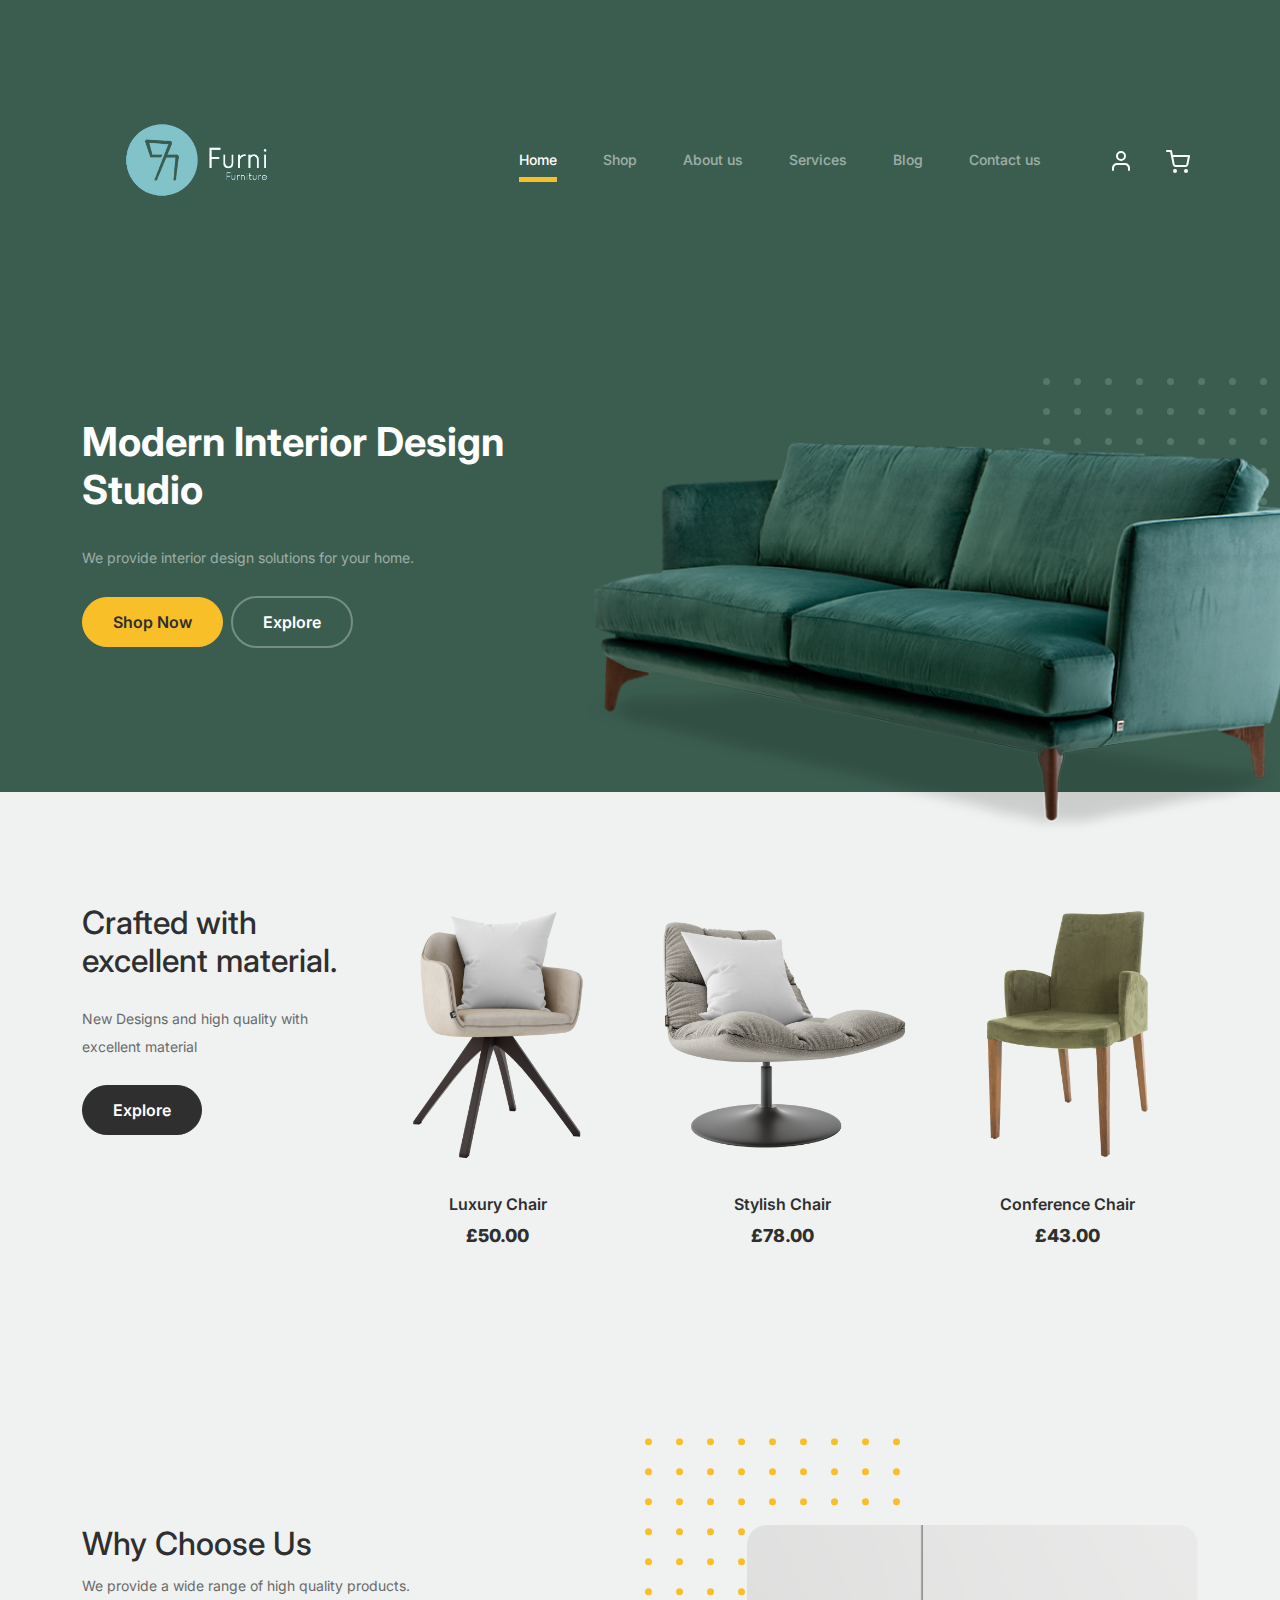
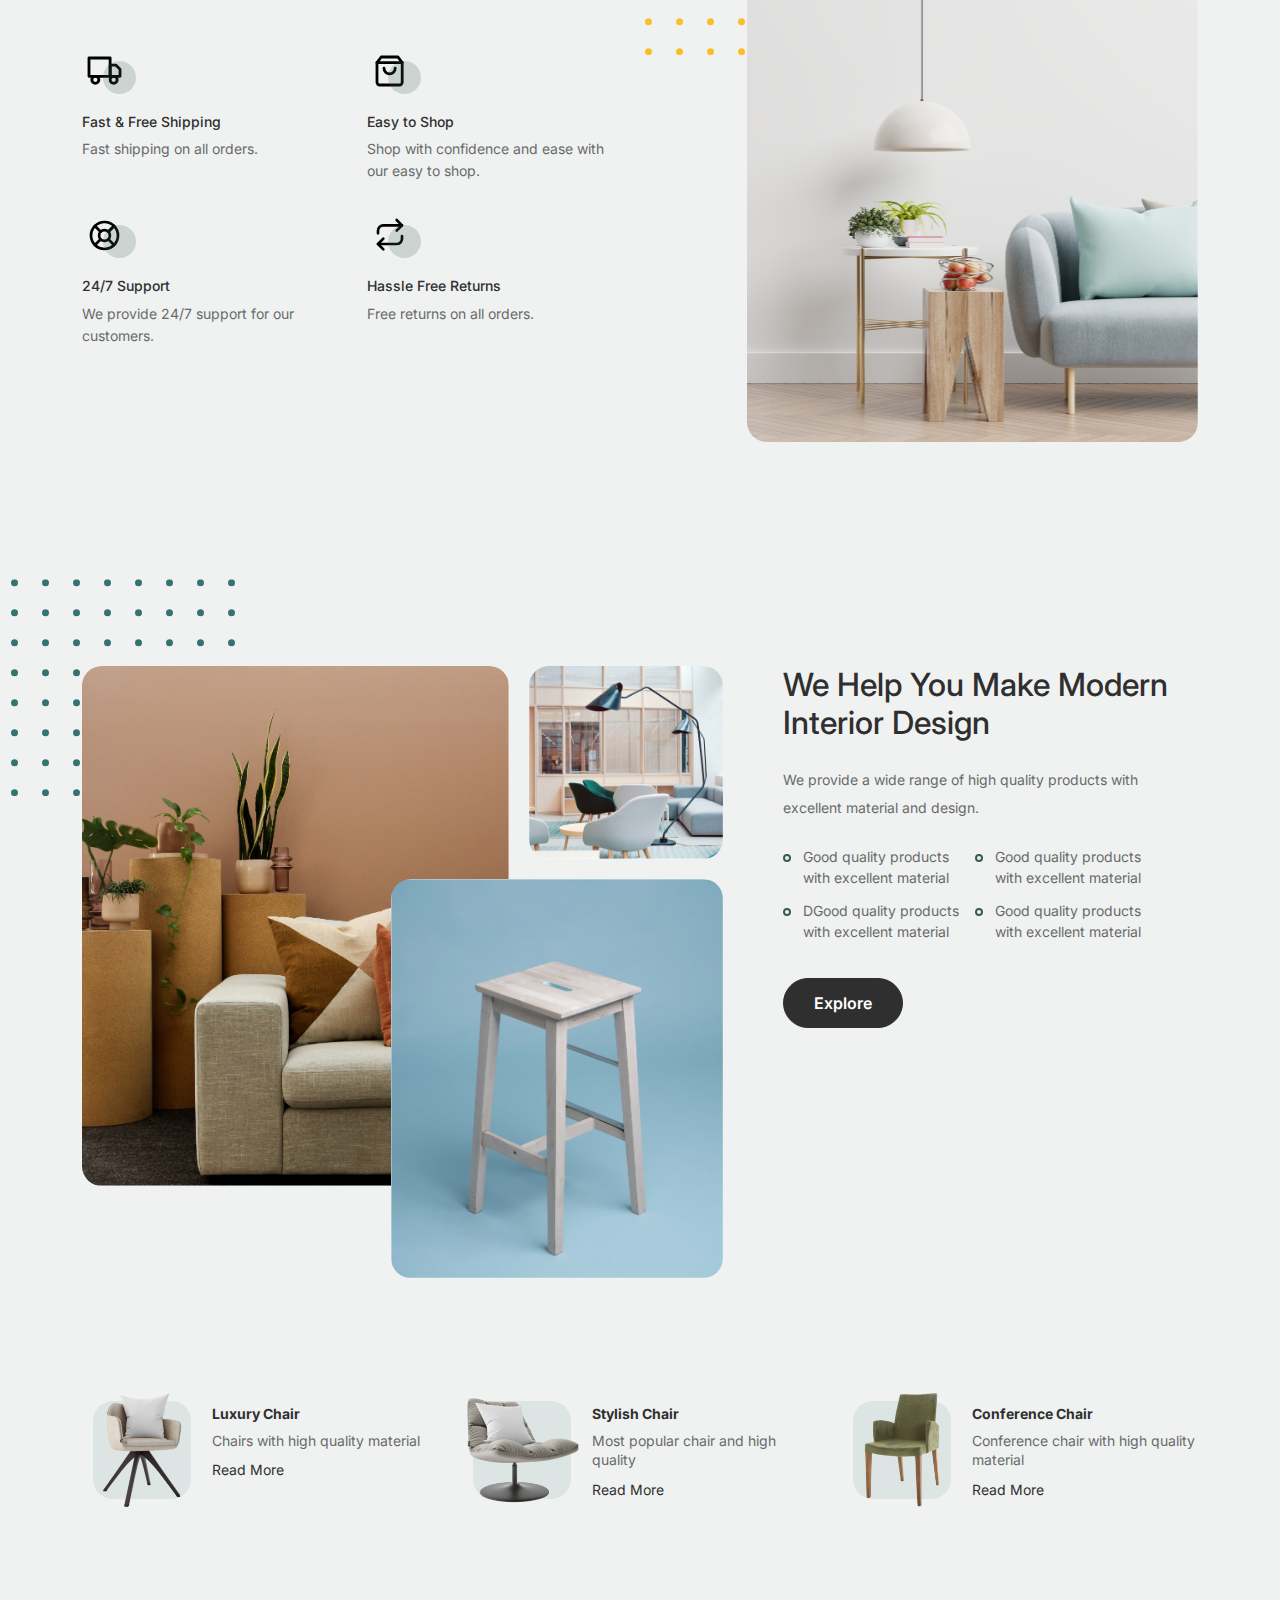
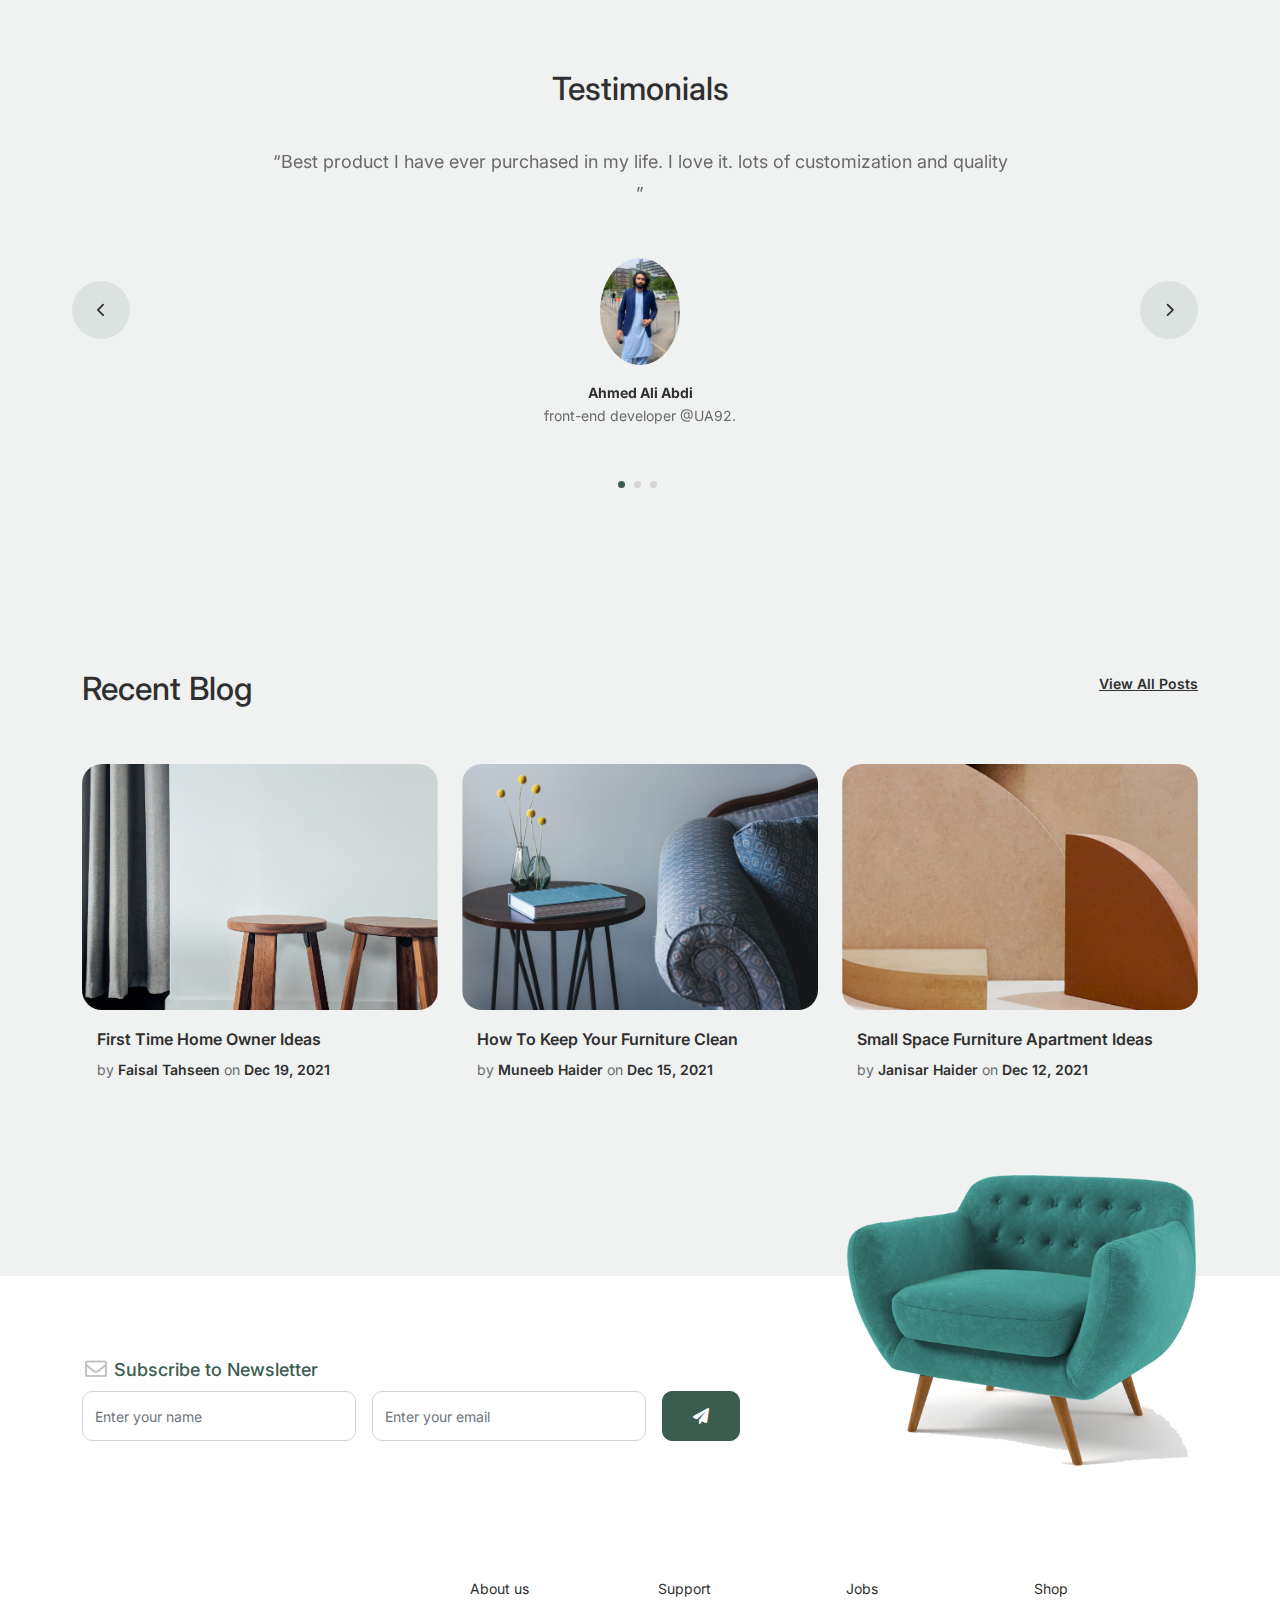
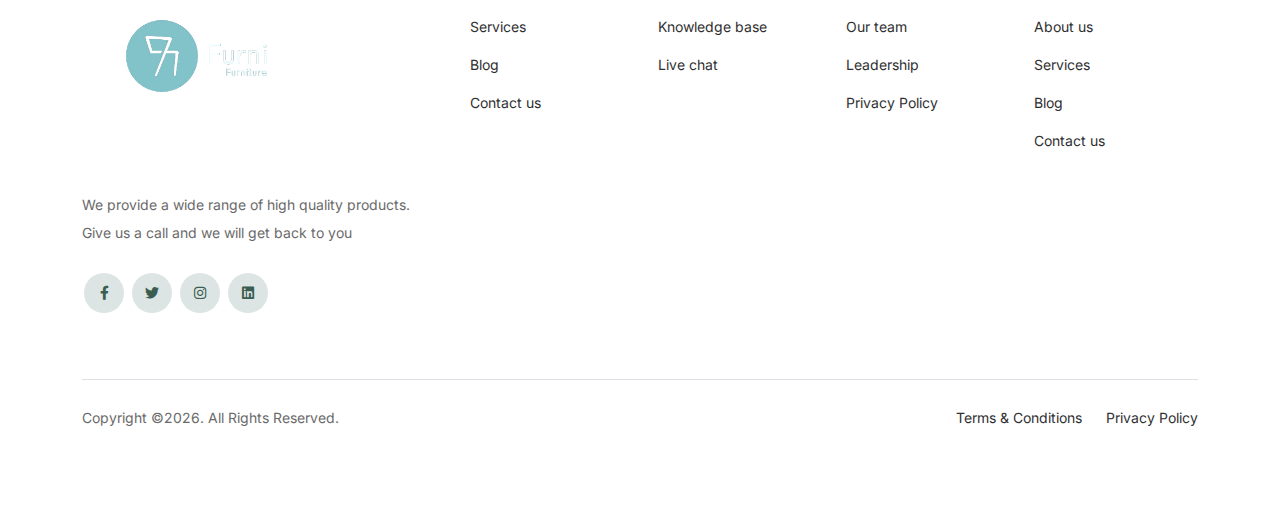
<file: index.html>
<!doctype html>
<html lang="en">
<head>
  <meta charset="utf-8">
  <meta name="viewport" content="width=device-width, initial-scale=1, shrink-to-fit=no">
  <meta name="author" content="Untree.co">
  <link rel="shortcut icon" href="images/logo.png">

  <meta name="description" content="" />
  <meta name="keywords" content="bootstrap, bootstrap4" />

		<!-- Bootstrap CSS -->
		<link href="css/bootstrap.min.css" rel="stylesheet">
		<link href="https://cdnjs.cloudflare.com/ajax/libs/font-awesome/6.0.0-beta3/css/all.min.css" rel="stylesheet">
		<link href="css/tiny-slider.css" rel="stylesheet">
		<link href="css/style.css" rel="stylesheet">
		<title>Furni Ecommerce Website </title>
	</head>

	<body>

		<!-- Start Header/Navigation -->
		<nav class="custom-navbar navbar navbar navbar-expand-md navbar-dark bg-dark" arial-label="Furni navigation bar">

			<div class="container">
				<a class="navbar-brand" href="#">
					<img src="images/logo.png" alt="Logo" class="logo">
				</a>					

				<button class="navbar-toggler" type="button" data-bs-toggle="collapse" data-bs-target="#navbarsFurni" aria-controls="navbarsFurni" aria-expanded="false" aria-label="Toggle navigation">
					<span class="navbar-toggler-icon"></span>
				</button>

				<div class="collapse navbar-collapse" id="navbarsFurni">
					<ul class="custom-navbar-nav navbar-nav ms-auto mb-2 mb-md-0">
						<li class="nav-item active">
							<a class="nav-link" href="index.html">Home</a>
						</li>
						<li><a class="nav-link" href="shop.html">Shop</a></li>
						<li><a class="nav-link" href="about.html">About us</a></li>
						<li><a class="nav-link" href="services.html">Services</a></li>
						<li><a class="nav-link" href="blog.html">Blog</a></li>
						<li><a class="nav-link" href="contact.html">Contact us</a></li>
					</ul>

					<ul class="custom-navbar-cta navbar-nav mb-2 mb-md-0 ms-5">
						<li><a class="nav-link" href="#"><img src="images/user.svg"></a></li>
						<li><a class="nav-link" href="cart.html"><img src="images/cart.svg"></a></li>
					</ul>
				</div>
			</div>
				
		</nav>
		<!-- End Header/Navigation -->

		<!-- Start Hero Section -->
			<div class="hero">
				<div class="container">
					<div class="row justify-content-between">
						<div class="col-lg-5">
							<div class="intro-excerpt">
								<h1>Modern Interior <span clsas="d-block">Design Studio</span></h1>
								<p class="mb-4">We provide interior design solutions for your home.</p>
								<p><a href="" class="btn btn-secondary me-2">Shop Now</a><a href="#" class="btn btn-white-outline">Explore</a></p>
							</div>
						</div>
						<div class="col-lg-7">
							<div class="hero-img-wrap">
								<img src="images/couch.png" class="img-fluid">
							</div>
						</div>
					</div>
				</div>
			</div>
		<!-- End Hero Section -->

		<!-- Start Product Section -->
		<div class="product-section">
			<div class="container">
				<div class="row">

					<!-- Start Column 1 -->
					<div class="col-md-12 col-lg-3 mb-5 mb-lg-0">
						<h2 class="mb-4 section-title">Crafted with excellent material.</h2>
						<p class="mb-4">New Designs and high quality with excellent material </p>
						<p><a href="shop.html" class="btn">Explore</a></p>
					</div> 
					<!-- End Column 1 -->

					<!-- Start Column 2 -->
					<div class="col-12 col-md-4 col-lg-3 mb-5 mb-md-0">
						<a class="product-item" href="cart.html">
							<img src="images/product-1.png" class="img-fluid product-thumbnail">
							<h3 class="product-title">Luxury Chair</h3>
							<strong class="product-price">£50.00</strong>

							<span class="icon-cross">
								<img src="images/cross.svg" class="img-fluid">
							</span>
						</a>
					</div> 
					<!-- End Column 2 -->

					<!-- Start Column 3 -->
					<div class="col-12 col-md-4 col-lg-3 mb-5 mb-md-0">
						<a class="product-item" href="cart.html">
							<img src="images/product-2.png" class="img-fluid product-thumbnail">
							<h3 class="product-title">Stylish Chair</h3>
							<strong class="product-price">£78.00</strong>

							<span class="icon-cross">
								<img src="images/cross.svg" class="img-fluid">
							</span>
						</a>
					</div>
					<!-- End Column 3 -->

					<!-- Start Column 4 -->
					<div class="col-12 col-md-4 col-lg-3 mb-5 mb-md-0">
						<a class="product-item" href="cart.html">
							<img src="images/product-3.png" class="img-fluid product-thumbnail">
							<h3 class="product-title">Conference Chair</h3>
							<strong class="product-price">£43.00</strong>

							<span class="icon-cross">
								<img src="images/cross.svg" class="img-fluid">
							</span>
						</a>
					</div>
					<!-- End Column 4 -->

				</div>
			</div>
		</div>
		<!-- End Product Section -->

		<!-- Start Why Choose Us Section -->
		<div class="why-choose-section">
			<div class="container">
				<div class="row justify-content-between">
					<div class="col-lg-6">
						<h2 class="section-title">Why Choose Us</h2>
						<p>We provide a wide range of high quality products.</p>

						<div class="row my-5">
							<div class="col-6 col-md-6">
								<div class="feature">
									<div class="icon">
										<img src="images/truck.svg" alt="Image" class="imf-fluid">
									</div>
									<h3>Fast &amp; Free Shipping</h3>
									<p>Fast shipping on all orders.</p>
								</div>
							</div>

							<div class="col-6 col-md-6">
								<div class="feature">
									<div class="icon">
										<img src="images/bag.svg" alt="Image" class="imf-fluid">
									</div>
									<h3>Easy to Shop</h3>
									<p>Shop with confidence and ease with our easy to shop.</p>
								</div>
							</div>

							<div class="col-6 col-md-6">
								<div class="feature">
									<div class="icon">
										<img src="images/support.svg" alt="Image" class="imf-fluid">
									</div>
									<h3>24/7 Support</h3>
									<p>We provide 24/7 support for our customers.</p>
								</div>
							</div>

							<div class="col-6 col-md-6">
								<div class="feature">
									<div class="icon">
										<img src="images/return.svg" alt="Image" class="imf-fluid">
									</div>
									<h3>Hassle Free Returns</h3>
									<p>Free returns on all orders.</p>
								</div>
							</div>

						</div>
					</div>

					<div class="col-lg-5">
						<div class="img-wrap">
							<img src="images/why-choose-us-img.jpg" alt="Image" class="img-fluid">
						</div>
					</div>

				</div>
			</div>
		</div>
		<!-- End Why Choose Us Section -->

		<!-- Start We Help Section -->
		<div class="we-help-section">
			<div class="container">
				<div class="row justify-content-between">
					<div class="col-lg-7 mb-5 mb-lg-0">
						<div class="imgs-grid">
							<div class="grid grid-1"><img src="images/img-grid-1.jpg" alt="Untree.co"></div>
							<div class="grid grid-2"><img src="images/img-grid-2.jpg" alt="Untree.co"></div>
							<div class="grid grid-3"><img src="images/img-grid-3.jpg" alt="Untree.co"></div>
						</div>
					</div>
					<div class="col-lg-5 ps-lg-5">
						<h2 class="section-title mb-4">We Help You Make Modern Interior Design</h2>
						<p>We provide a wide range of high quality products with excellent material and design.</p>

						<ul class="list-unstyled custom-list my-4">
							<li>Good quality products with excellent material</li>
							<li>Good quality products with excellent material</li>
							<li>DGood quality products with excellent material</li>
							<li>Good quality products with excellent material</li>
						</ul>
						<p><a herf="#" class="btn">Explore</a></p>
					</div>
				</div>
			</div>
		</div>
		<!-- End We Help Section -->

		<!-- Start Popular Product -->
		<div class="popular-product">
			<div class="container">
				<div class="row">

					<div class="col-12 col-md-6 col-lg-4 mb-4 mb-lg-0">
						<div class="product-item-sm d-flex">
							<div class="thumbnail">
								<img src="images/product-1.png" alt="Image" class="img-fluid">
							</div>
							<div class="pt-3">
								<h3>Luxury Chair</h3>
								<p>Chairs with high quality material </p>
								<p><a href="#">Read More</a></p>
							</div>
						</div>
					</div>

					<div class="col-12 col-md-6 col-lg-4 mb-4 mb-lg-0">
						<div class="product-item-sm d-flex">
							<div class="thumbnail">
								<img src="images/product-2.png" alt="Image" class="img-fluid">
							</div>
							<div class="pt-3">
								<h3>Stylish Chair</h3>
								<p>Most popular chair and high quality </p>
								<p><a href="#">Read More</a></p>
							</div>
						</div>
					</div>

					<div class="col-12 col-md-6 col-lg-4 mb-4 mb-lg-0">
						<div class="product-item-sm d-flex">
							<div class="thumbnail">
								<img src="images/product-3.png" alt="Image" class="img-fluid">
							</div>
							<div class="pt-3">
								<h3>Conference Chair</h3>
								<p>Conference chair with high quality material</p>
								<p><a href="#">Read More</a></p>
							</div>
						</div>
					</div>

				</div>
			</div>
		</div>
		<!-- End Popular Product -->

		<!-- Start Testimonial Slider -->
		<div class="testimonial-section">
			<div class="container">
				<div class="row">
					<div class="col-lg-7 mx-auto text-center">
						<h2 class="section-title">Testimonials</h2>
					</div>
				</div>

				<div class="row justify-content-center">
					<div class="col-lg-12">
						<div class="testimonial-slider-wrap text-center">

							<div id="testimonial-nav">
								<span class="prev" data-controls="prev"><span class="fa fa-chevron-left"></span></span>
								<span class="next" data-controls="next"><span class="fa fa-chevron-right"></span></span>
							</div>

							<div class="testimonial-slider">
								
								<div class="item">
									<div class="row justify-content-center">
										<div class="col-lg-8 mx-auto">

											<div class="testimonial-block text-center">
												<blockquote class="mb-5">
													<p>&ldquo;Best product I have ever purchased in my life. I love it. lots of customization and quality &rdquo;</p>
												</blockquote>

												<div class="author-info">
													<div class="author-pic">
														<img src="images/person1.jpeg" alt="Ahmed Ali Abdi" class="img-fluid">
													</div>
													<h3 class="font-weight-bold">Ahmed Ali Abdi</h3>
													<span class="position d-block mb-3">front-end developer @UA92.</span>
												</div>
											</div>

										</div>
									</div>
								</div> 
								<!-- END item -->

								<div class="item">
									<div class="row justify-content-center">
										<div class="col-lg-8 mx-auto">

											<div class="testimonial-block text-center">
												<blockquote class="mb-5">
													<p>&ldquo;Best product I have ever purchased in my life. I love it. lots of customization and quality &rdquo;</p>
												</blockquote>

												<div class="author-info">
													<div class="author-pic">
														<img src="images/person1.jpeg" alt="Ahmed Ali Abdi" class="img-fluid">
													</div>
													<h3 class="font-weight-bold">Ahmed Ali Abdi</h3>
													<span class="position d-block mb-3">front-end developer @UA92.</span>
												</div>
											</div>
										</div>
									</div>
								</div> 
								<!-- END item -->

								<div class="item">
									<div class="row justify-content-center">
										<div class="col-lg-8 mx-auto">

											<div class="testimonial-block text-center">
												<blockquote class="mb-5">
													<p>&ldquo;Best product I have ever purchased in my life. I love it. lots of customization and quality &rdquo;</p>
												</blockquote>

												<div class="author-info">
													<div class="author-pic">
														<img src="images/person1.jpeg" alt="Ahmed Ali Abdi" class="img-fluid">
													</div>
													<h3 class="font-weight-bold">Ahmed Ali Abdi</h3>
													<span class="position d-block mb-3">front-end developer @UA92.</span>
												</div>
											</div>

										</div>
									</div>
								</div> 
								<!-- END item -->

							</div>

						</div>
					</div>
				</div>
			</div>
		</div>
		<!-- End Testimonial Slider -->

		<!-- Start Blog Section -->
		<div class="blog-section">
			<div class="container">
				<div class="row mb-5">
					<div class="col-md-6">
						<h2 class="section-title">Recent Blog</h2>
					</div>
					<div class="col-md-6 text-start text-md-end">
						<a href="#" class="more">View All Posts</a>
					</div>
				</div>

				<div class="row">

					<div class="col-12 col-sm-6 col-md-4 mb-4 mb-md-0">
						<div class="post-entry">
							<a href="#" class="post-thumbnail"><img src="images/post-1.jpg" alt="Image" class="img-fluid"></a>
							<div class="post-content-entry">
								<h3><a href="#">First Time Home Owner Ideas</a></h3>
								<div class="meta">
									<span>by <a href="#">Faisal Tahseen</a></span> <span>on <a href="#">Dec 19, 2021</a></span>
								</div>
							</div>
						</div>
					</div>

					<div class="col-12 col-sm-6 col-md-4 mb-4 mb-md-0">
						<div class="post-entry">
							<a href="#" class="post-thumbnail"><img src="images/post-2.jpg" alt="Image" class="img-fluid"></a>
							<div class="post-content-entry">
								<h3><a href="#">How To Keep Your Furniture Clean</a></h3>
								<div class="meta">
									<span>by <a href="#">Muneeb Haider</a></span> <span>on <a href="#">Dec 15, 2021</a></span>
								</div>
							</div>
						</div>
					</div>

					<div class="col-12 col-sm-6 col-md-4 mb-4 mb-md-0">
						<div class="post-entry">
							<a href="#" class="post-thumbnail"><img src="images/post-3.jpg" alt="Image" class="img-fluid"></a>
							<div class="post-content-entry">
								<h3><a href="#">Small Space Furniture Apartment Ideas</a></h3>
								<div class="meta">
									<span>by <a href="#">Janisar Haider </a></span> <span>on <a href="#">Dec 12, 2021</a></span>
								</div>
							</div>
						</div>
					</div>

				</div>
			</div>
		</div>
		<!-- End Blog Section -->	

		<!-- Start Footer Section -->
		<footer class="footer-section">
			<div class="container relative">

				<div class="sofa-img">
					<img src="images/sofa.png" alt="Image" class="img-fluid">
				</div>

				<div class="row">
					<div class="col-lg-8">
						<div class="subscription-form">
							<h3 class="d-flex align-items-center"><span class="me-1"><img src="images/envelope-outline.svg" alt="Image" class="img-fluid"></span><span>Subscribe to Newsletter</span></h3>

							<form action="#" class="row g-3">
								<div class="col-auto">
									<input type="text" class="form-control" placeholder="Enter your name">
								</div>
								<div class="col-auto">
									<input type="email" class="form-control" placeholder="Enter your email">
								</div>
								<div class="col-auto">
									<button class="btn btn-primary">
										<span class="fa fa-paper-plane"></span>
									</button>
								</div>
							</form>

						</div>
					</div>
				</div>

				<div class="row g-5 mb-5">
					<div class="col-lg-4">
						<a class="navbar-brand" href="#">
							<img src="images/logo.png" alt="Logo" class="logo">
						</a>	
						<p class="mb-4">We provide a wide range of high quality products. Give us a call and we will get back to you</p>

						<ul class="list-unstyled custom-social">
							<li><a href="#"><span class="fa fa-brands fa-facebook-f"></span></a></li>
							<li><a href="#"><span class="fa fa-brands fa-twitter"></span></a></li>
							<li><a href="#"><span class="fa fa-brands fa-instagram"></span></a></li>
							<li><a href="#"><span class="fa fa-brands fa-linkedin"></span></a></li>
						</ul>
					</div>

					<div class="col-lg-8">
						<div class="row links-wrap">
							<div class="col-6 col-sm-6 col-md-3">
								<ul class="list-unstyled">
									<li><a href="about.html">About us</a></li>
									<li><a href="services.html">Services</a></li>
									<li><a href="blog.html">Blog</a></li>
									<li><a href="contact.html">Contact us</a></li>
								</ul>
							</div>

							<div class="col-6 col-sm-6 col-md-3">
								<ul class="list-unstyled">
									<li><a href="#">Support</a></li>
									<li><a href="#">Knowledge base</a></li>
									<li><a href="#">Live chat</a></li>
								</ul>
							</div>

							<div class="col-6 col-sm-6 col-md-3">
								<ul class="list-unstyled">
									<li><a href="#">Jobs</a></li>
									<li><a href="#">Our team</a></li>
									<li><a href="#">Leadership</a></li>
									<li><a href="#">Privacy Policy</a></li>
								</ul>
							</div>

							<div class="col-6 col-sm-6 col-md-3">
								<ul class="list-unstyled">
									<li><a href="shop.html">Shop</a></li>
						            <li><a href="about.html">About us</a></li>
						            <li><a href="services.html">Services</a></li>
						            <li><a href="blog.html">Blog</a></li>
						            <li><a href="contact.html">Contact us</a></li>
								</ul>
							</div>
						</div>
					</div>

				</div>

				<div class="border-top copyright">
					<div class="row pt-4">
						<div class="col-lg-6">
							<p class="mb-2 text-center text-lg-start">Copyright &copy;<script>document.write(new Date().getFullYear());</script>. All Rights Reserved.
            </p>
						</div>

						<div class="col-lg-6 text-center text-lg-end">
							<ul class="list-unstyled d-inline-flex ms-auto">
								<li class="me-4"><a href="#">Terms &amp; Conditions</a></li>
								<li><a href="#">Privacy Policy</a></li>
							</ul>
						</div>

					</div>
				</div>

			</div>
		</footer>
		<!-- End Footer Section -->	


		<script src="js/bootstrap.bundle.min.js"></script>
		<script src="js/tiny-slider.js"></script>
		<script src="js/custom.js"></script>
	</body>

</html>
</file>
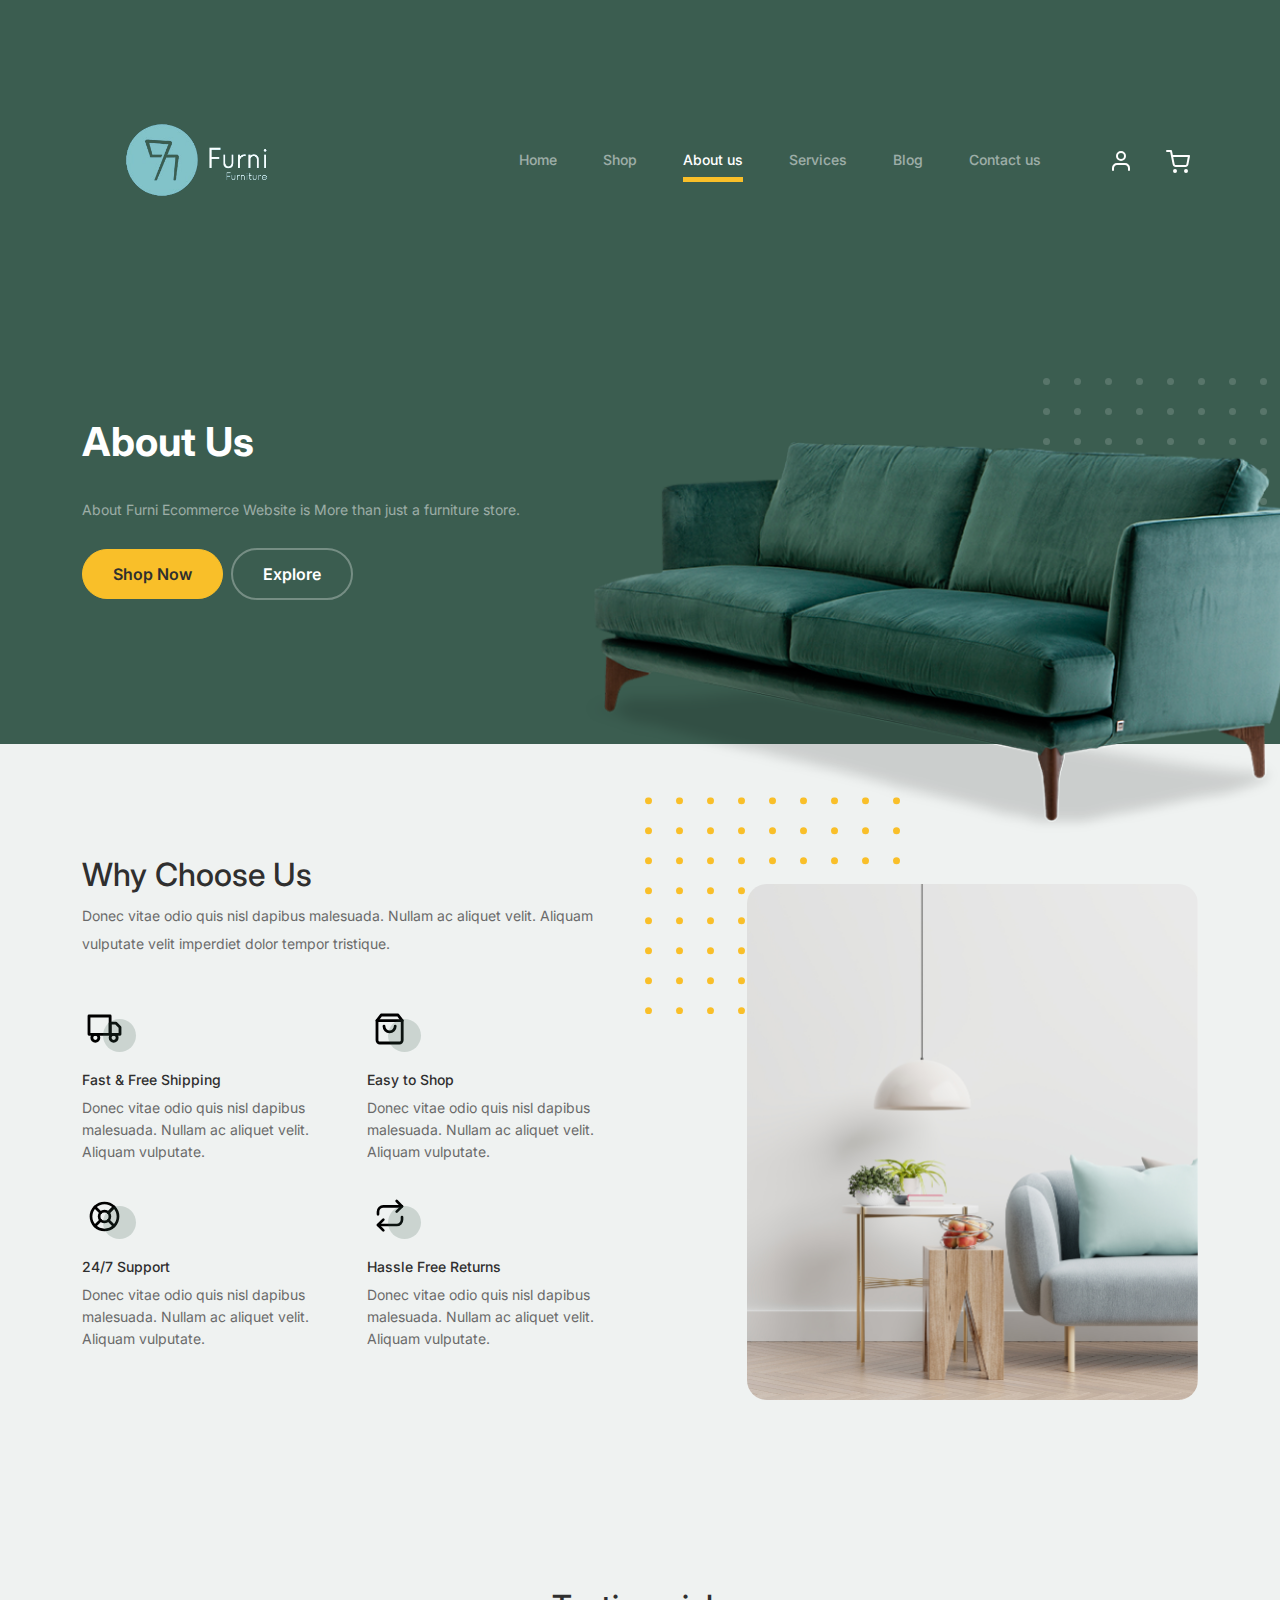
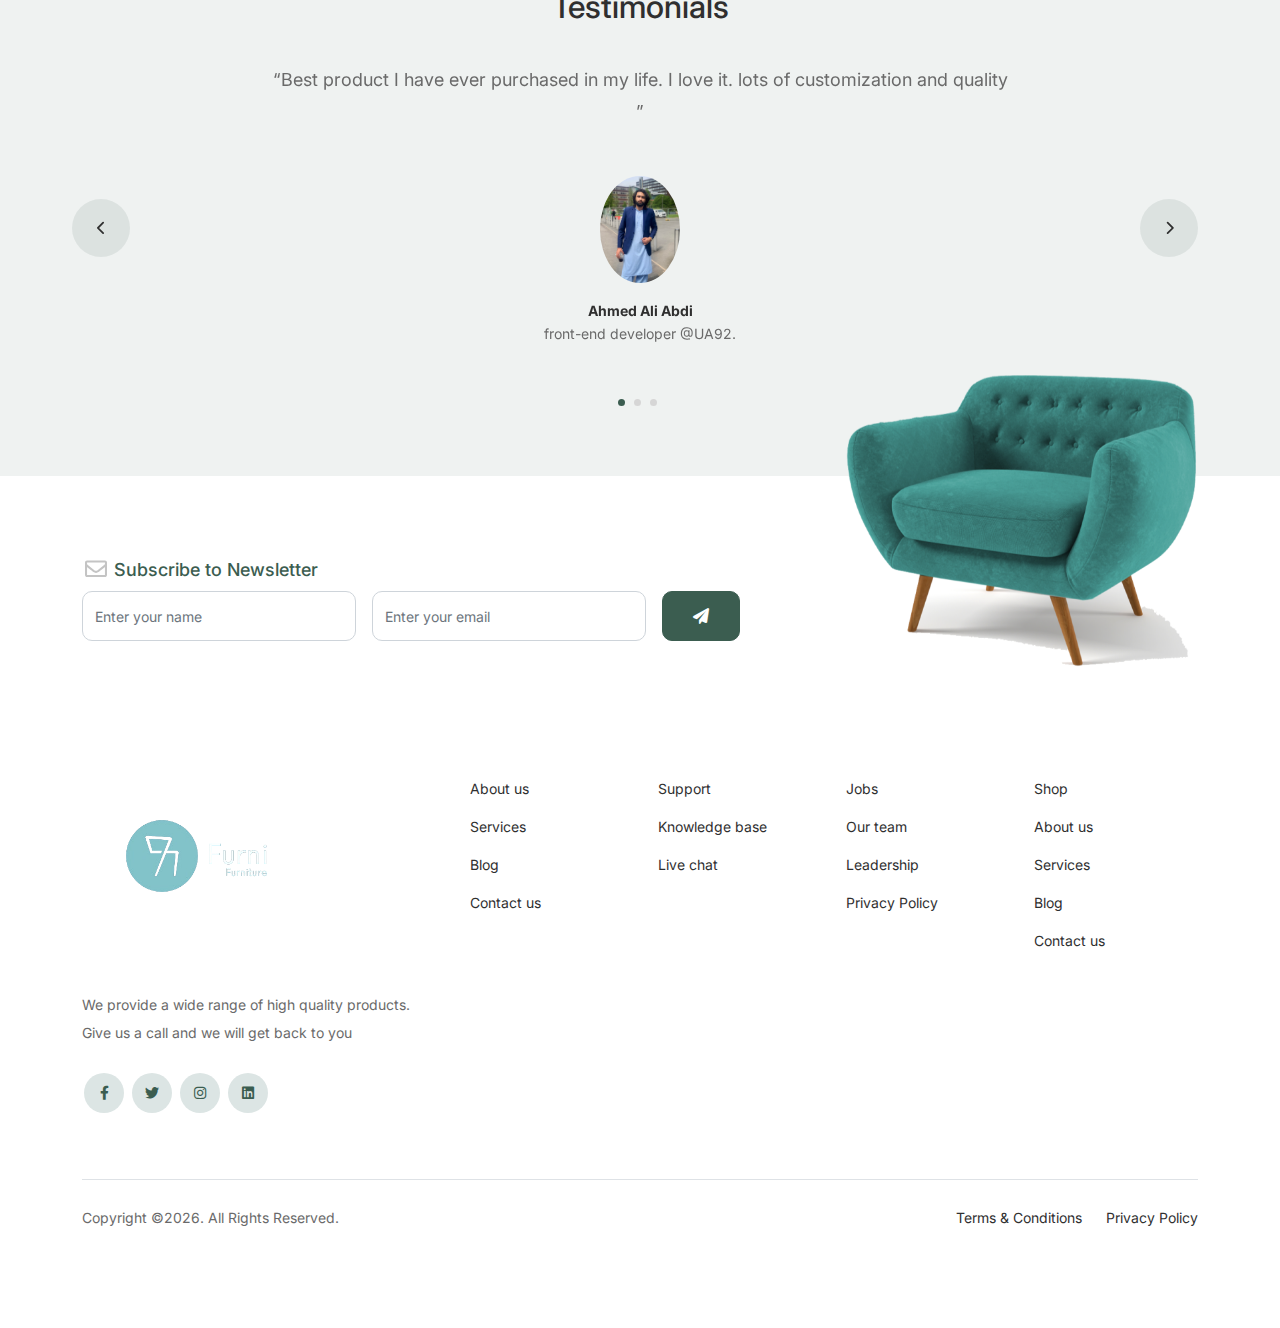
<file: about.html>
<!doctype html>
<html lang="en">
<head>
  <meta charset="utf-8">
  <meta name="viewport" content="width=device-width, initial-scale=1, shrink-to-fit=no">
  <meta name="author" content="Untree.co">
  <link rel="shortcut icon" href="favicon.png">

  <meta name="description" content="" />
  <meta name="keywords" content="bootstrap, bootstrap4" />

		<!-- Bootstrap CSS -->
		<link href="css/bootstrap.min.css" rel="stylesheet">
		<link href="https://cdnjs.cloudflare.com/ajax/libs/font-awesome/6.0.0-beta3/css/all.min.css" rel="stylesheet">
		<link href="css/tiny-slider.css" rel="stylesheet">
		<link href="css/style.css" rel="stylesheet">
		<title>Furni Ecommerce Website </title>
	</head>

	<body>

		<!-- Start Header/Navigation -->
		<nav class="custom-navbar navbar navbar navbar-expand-md navbar-dark bg-dark" arial-label="Furni navigation bar">

			<div class="container">
				<a class="navbar-brand" href="#">
					<img src="images/logo.png" alt="Logo" class="logo">
				</a>

				<button class="navbar-toggler" type="button" data-bs-toggle="collapse" data-bs-target="#navbarsFurni" aria-controls="navbarsFurni" aria-expanded="false" aria-label="Toggle navigation">
					<span class="navbar-toggler-icon"></span>
				</button>

				<div class="collapse navbar-collapse" id="navbarsFurni">
					<ul class="custom-navbar-nav navbar-nav ms-auto mb-2 mb-md-0">
						<li class="nav-item ">
							<a class="nav-link" href="index.html">Home</a>
						</li>
						<li><a class="nav-link" href="shop.html">Shop</a></li>
						<li class="active"><a class="nav-link" href="about.html">About us</a></li>
						<li><a class="nav-link" href="services.html">Services</a></li>
						<li><a class="nav-link" href="blog.html">Blog</a></li>
						<li><a class="nav-link" href="contact.html">Contact us</a></li>
					</ul>

					<ul class="custom-navbar-cta navbar-nav mb-2 mb-md-0 ms-5">
						<li><a class="nav-link" href="#"><img src="images/user.svg"></a></li>
						<li><a class="nav-link" href="cart.html"><img src="images/cart.svg"></a></li>
					</ul>
				</div>
			</div>
				
		</nav>
		<!-- End Header/Navigation -->

		<!-- Start Hero Section -->
			<div class="hero">
				<div class="container">
					<div class="row justify-content-between">
						<div class="col-lg-5">
							<div class="intro-excerpt">
								<h1>About Us</h1>
								<p class="mb-4">About Furni Ecommerce Website is More than just a furniture store.</p>
								<p><a href="" class="btn btn-secondary me-2">Shop Now</a><a href="#" class="btn btn-white-outline">Explore</a></p>
							</div>
						</div>
						<div class="col-lg-7">
							<div class="hero-img-wrap">
								<img src="images/couch.png" class="img-fluid">
							</div>
						</div>
					</div>
				</div>
			</div>
		<!-- End Hero Section -->

		

		<!-- Start Why Choose Us Section -->
		<div class="why-choose-section">
			<div class="container">
				<div class="row justify-content-between align-items-center">
					<div class="col-lg-6">
						<h2 class="section-title">Why Choose Us</h2>
						<p>Donec vitae odio quis nisl dapibus malesuada. Nullam ac aliquet velit. Aliquam vulputate velit imperdiet dolor tempor tristique.</p>

						<div class="row my-5">
							<div class="col-6 col-md-6">
								<div class="feature">
									<div class="icon">
										<img src="images/truck.svg" alt="Image" class="imf-fluid">
									</div>
									<h3>Fast &amp; Free Shipping</h3>
									<p>Donec vitae odio quis nisl dapibus malesuada. Nullam ac aliquet velit. Aliquam vulputate.</p>
								</div>
							</div>

							<div class="col-6 col-md-6">
								<div class="feature">
									<div class="icon">
										<img src="images/bag.svg" alt="Image" class="imf-fluid">
									</div>
									<h3>Easy to Shop</h3>
									<p>Donec vitae odio quis nisl dapibus malesuada. Nullam ac aliquet velit. Aliquam vulputate.</p>
								</div>
							</div>

							<div class="col-6 col-md-6">
								<div class="feature">
									<div class="icon">
										<img src="images/support.svg" alt="Image" class="imf-fluid">
									</div>
									<h3>24/7 Support</h3>
									<p>Donec vitae odio quis nisl dapibus malesuada. Nullam ac aliquet velit. Aliquam vulputate.</p>
								</div>
							</div>

							<div class="col-6 col-md-6">
								<div class="feature">
									<div class="icon">
										<img src="images/return.svg" alt="Image" class="imf-fluid">
									</div>
									<h3>Hassle Free Returns</h3>
									<p>Donec vitae odio quis nisl dapibus malesuada. Nullam ac aliquet velit. Aliquam vulputate.</p>
								</div>
							</div>

						</div>
					</div>

					<div class="col-lg-5">
						<div class="img-wrap">
							<img src="images/why-choose-us-img.jpg" alt="Image" class="img-fluid">
						</div>
					</div>

				</div>
			</div>
		</div>
		<!-- End Why Choose Us Section -->
		
		<!-- Start Testimonial Slider -->
		<div class="testimonial-section">
			<div class="container">
				<div class="row">
					<div class="col-lg-7 mx-auto text-center">
						<h2 class="section-title">Testimonials</h2>
					</div>
				</div>

				<div class="row justify-content-center">
					<div class="col-lg-12">
						<div class="testimonial-slider-wrap text-center">

							<div id="testimonial-nav">
								<span class="prev" data-controls="prev"><span class="fa fa-chevron-left"></span></span>
								<span class="next" data-controls="next"><span class="fa fa-chevron-right"></span></span>
							</div>

							<div class="testimonial-slider">
								
								<div class="item">
									<div class="row justify-content-center">
										<div class="col-lg-8 mx-auto">

											<div class="testimonial-block text-center">
												<blockquote class="mb-5">
													<p>&ldquo;Best product I have ever purchased in my life. I love it. lots of customization and quality &rdquo;</p>
												</blockquote>

												<div class="author-info">
													<div class="author-pic">
														<img src="images/person1.jpeg" alt="Ahmed Ali Abdi" class="img-fluid">
													</div>
													<h3 class="font-weight-bold">Ahmed Ali Abdi</h3>
													<span class="position d-block mb-3">front-end developer @UA92.</span>
												</div>
											</div>

										</div>
									</div>
								</div> 
								<!-- END item -->

								<div class="item">
									<div class="row justify-content-center">
										<div class="col-lg-8 mx-auto">

											<div class="testimonial-block text-center">
												<blockquote class="mb-5">
													<p>&ldquo;Best product I have ever purchased in my life. I love it. lots of customization and quality &rdquo;</p>
												</blockquote>

												<div class="author-info">
													<div class="author-pic">
														<img src="images/person1.jpeg" alt="Ahmed Ali Abdi" class="img-fluid">
													</div>
													<h3 class="font-weight-bold">Ahmed Ali Abdi</h3>
													<span class="position d-block mb-3">front-end developer @UA92.</span>
												</div>
											</div>
										</div>
									</div>
								</div> 
								<!-- END item -->

								<div class="item">
									<div class="row justify-content-center">
										<div class="col-lg-8 mx-auto">

											<div class="testimonial-block text-center">
												<blockquote class="mb-5">
													<p>&ldquo;Best product I have ever purchased in my life. I love it. lots of customization and quality &rdquo;</p>
												</blockquote>

												<div class="author-info">
													<div class="author-pic">
														<img src="images/person1.jpeg" alt="Ahmed Ali Abdi" class="img-fluid">
													</div>
													<h3 class="font-weight-bold">Ahmed Ali Abdi</h3>
													<span class="position d-block mb-3">front-end developer @UA92.</span>
												</div>
											</div>

										</div>
									</div>
								</div> 
								<!-- END item -->

							</div>

						</div>
					</div>
				</div>
			</div>
		</div>
		<!-- End Testimonial Slider -->

		

		<footer class="footer-section">
			<div class="container relative">

				<div class="sofa-img">
					<img src="images/sofa.png" alt="Image" class="img-fluid">
				</div>

				<div class="row">
					<div class="col-lg-8">
						<div class="subscription-form">
							<h3 class="d-flex align-items-center"><span class="me-1"><img src="images/envelope-outline.svg" alt="Image" class="img-fluid"></span><span>Subscribe to Newsletter</span></h3>

							<form action="#" class="row g-3">
								<div class="col-auto">
									<input type="text" class="form-control" placeholder="Enter your name">
								</div>
								<div class="col-auto">
									<input type="email" class="form-control" placeholder="Enter your email">
								</div>
								<div class="col-auto">
									<button class="btn btn-primary">
										<span class="fa fa-paper-plane"></span>
									</button>
								</div>
							</form>

						</div>
					</div>
				</div>

				<div class="row g-5 mb-5">
					<div class="col-lg-4">
						<a class="navbar-brand" href="#">
							<img src="images/logo.png" alt="Logo" class="logo">
						</a>	
						<p class="mb-4">We provide a wide range of high quality products. Give us a call and we will get back to you</p>

						<ul class="list-unstyled custom-social">
							<li><a href="#"><span class="fa fa-brands fa-facebook-f"></span></a></li>
							<li><a href="#"><span class="fa fa-brands fa-twitter"></span></a></li>
							<li><a href="#"><span class="fa fa-brands fa-instagram"></span></a></li>
							<li><a href="#"><span class="fa fa-brands fa-linkedin"></span></a></li>
						</ul>
					</div>

					<div class="col-lg-8">
						<div class="row links-wrap">
							<div class="col-6 col-sm-6 col-md-3">
								<ul class="list-unstyled">
									<li><a href="about.html">About us</a></li>
									<li><a href="services.html">Services</a></li>
									<li><a href="blog.html">Blog</a></li>
									<li><a href="contact.html">Contact us</a></li>
								</ul>
							</div>

							<div class="col-6 col-sm-6 col-md-3">
								<ul class="list-unstyled">
									<li><a href="#">Support</a></li>
									<li><a href="#">Knowledge base</a></li>
									<li><a href="#">Live chat</a></li>
								</ul>
							</div>

							<div class="col-6 col-sm-6 col-md-3">
								<ul class="list-unstyled">
									<li><a href="#">Jobs</a></li>
									<li><a href="#">Our team</a></li>
									<li><a href="#">Leadership</a></li>
									<li><a href="#">Privacy Policy</a></li>
								</ul>
							</div>

							<div class="col-6 col-sm-6 col-md-3">
								<ul class="list-unstyled">
									<li><a href="shop.html">Shop</a></li>
						            <li><a href="about.html">About us</a></li>
						            <li><a href="services.html">Services</a></li>
						            <li><a href="blog.html">Blog</a></li>
						            <li><a href="contact.html">Contact us</a></li>
								</ul>
							</div>
						</div>
					</div>

				</div>

				<div class="border-top copyright">
					<div class="row pt-4">
						<div class="col-lg-6">
							<p class="mb-2 text-center text-lg-start">Copyright &copy;<script>document.write(new Date().getFullYear());</script>. All Rights Reserved.
            </p>
						</div>

						<div class="col-lg-6 text-center text-lg-end">
							<ul class="list-unstyled d-inline-flex ms-auto">
								<li class="me-4"><a href="#">Terms &amp; Conditions</a></li>
								<li><a href="#">Privacy Policy</a></li>
							</ul>
						</div>

					</div>
				</div>

			</div>
		</footer>
		<!-- End Footer Section -->	


		<script src="js/bootstrap.bundle.min.js"></script>
		<script src="js/tiny-slider.js"></script>
		<script src="js/custom.js"></script>
	</body>

</html>
</file>
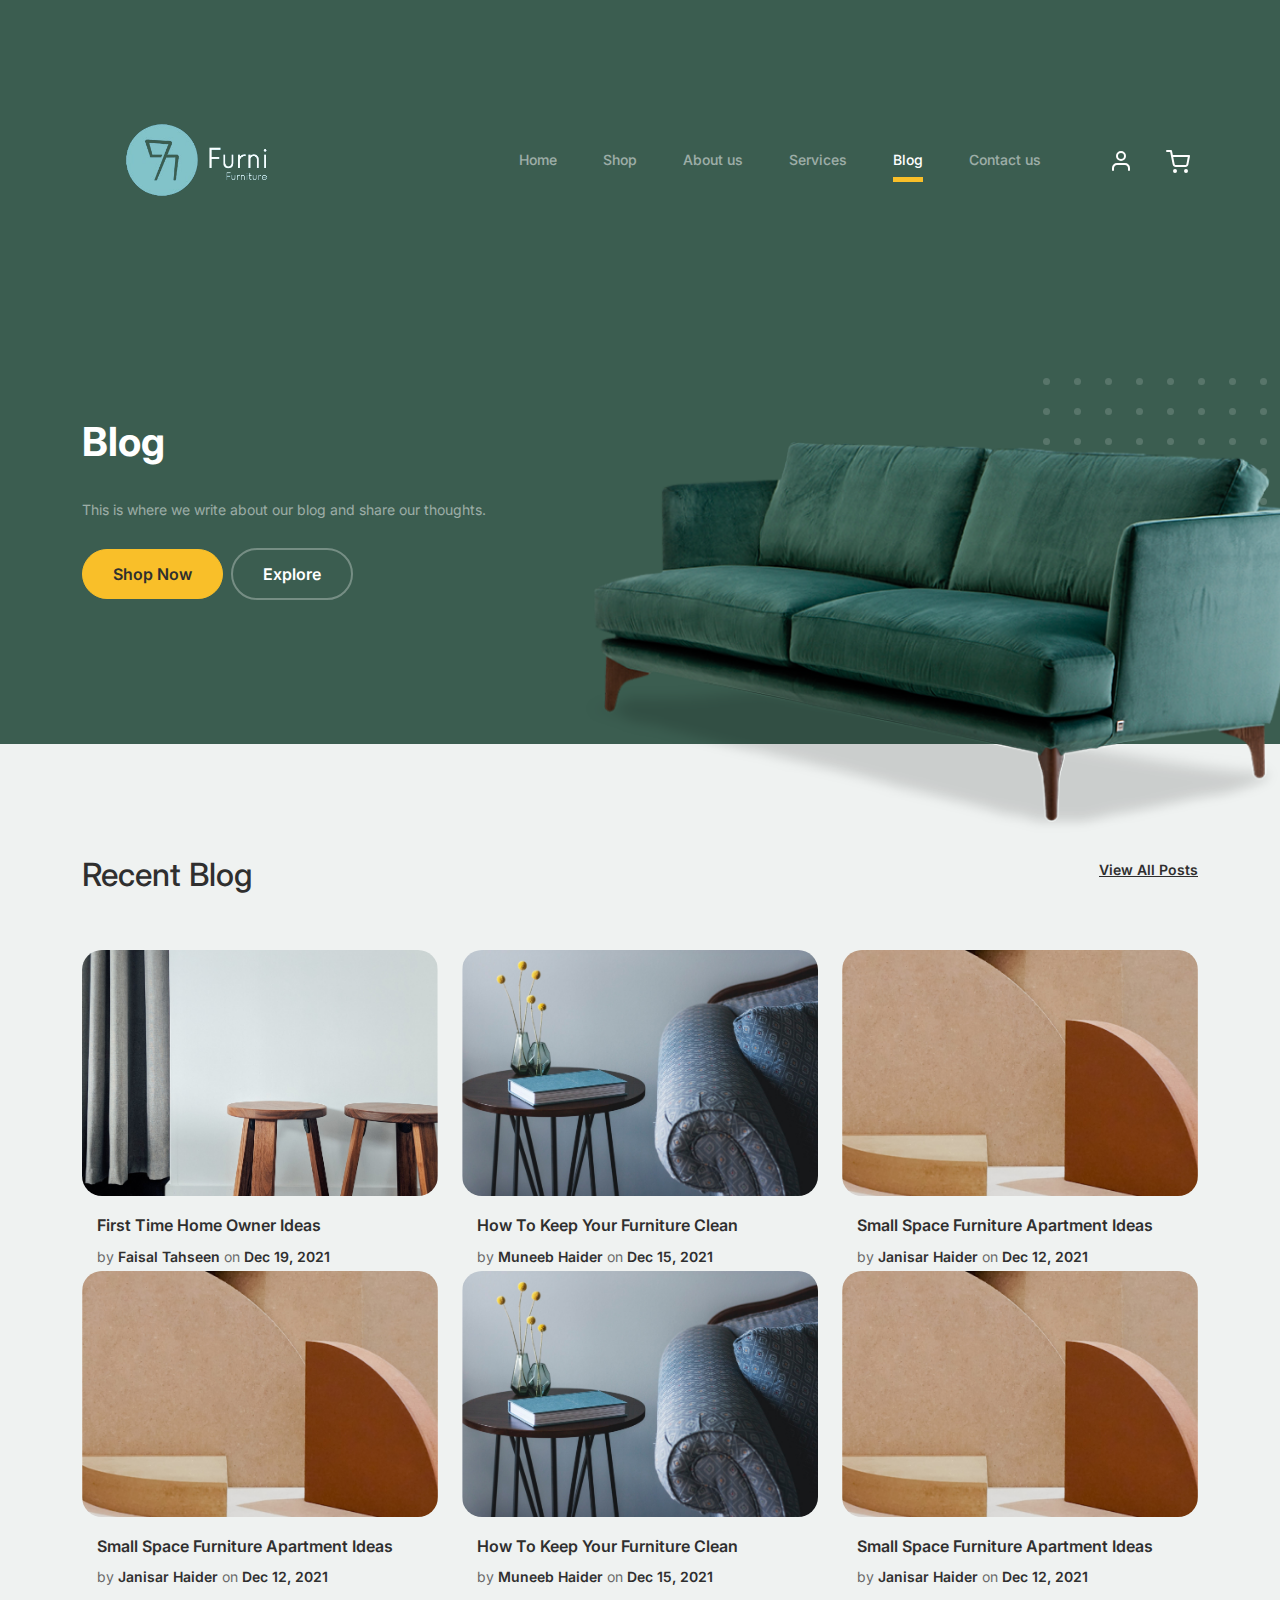
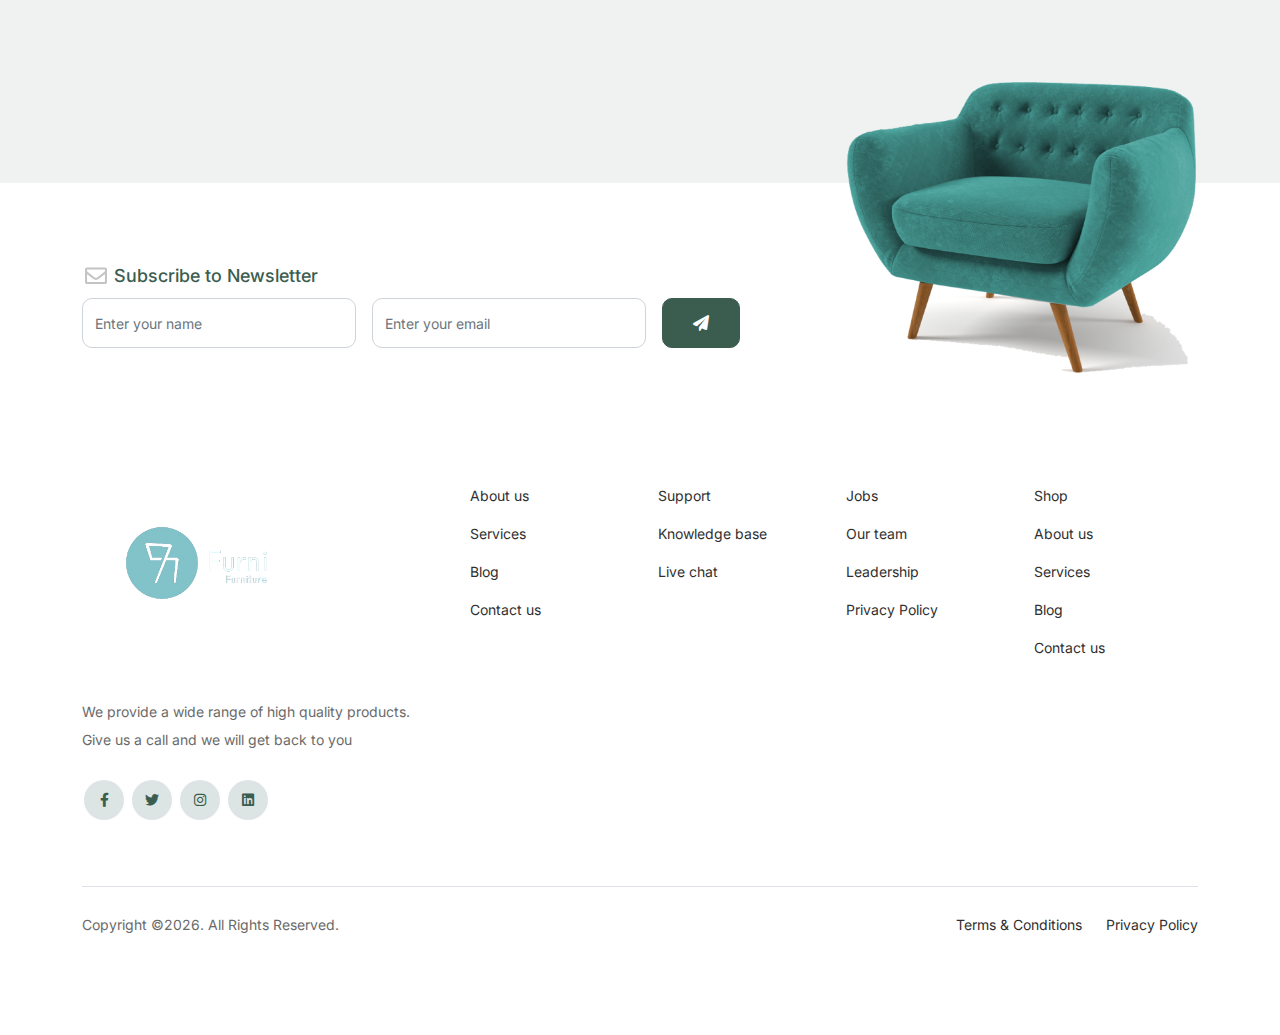
<file: blog.html>
<!doctype html>
<html lang="en">
<head>
  <meta charset="utf-8">
  <meta name="viewport" content="width=device-width, initial-scale=1, shrink-to-fit=no">
  <meta name="author" content="Untree.co">
  <link rel="shortcut icon" href="favicon.png">

  <meta name="description" content="" />
  <meta name="keywords" content="bootstrap, bootstrap4" />

		<!-- Bootstrap CSS -->
		<link href="css/bootstrap.min.css" rel="stylesheet">
		<link href="https://cdnjs.cloudflare.com/ajax/libs/font-awesome/6.0.0-beta3/css/all.min.css" rel="stylesheet">
		<link href="css/tiny-slider.css" rel="stylesheet">
		<link href="css/style.css" rel="stylesheet">
		<title>Furni Ecommerce Website </title>
	</head>

	<body>

		<!-- Start Header/Navigation -->
		<nav class="custom-navbar navbar navbar navbar-expand-md navbar-dark bg-dark" arial-label="Furni navigation bar">

			<div class="container">
				<a class="navbar-brand" href="#">
					<img src="images/logo.png" alt="Logo" class="logo">
				</a>
				<button class="navbar-toggler" type="button" data-bs-toggle="collapse" data-bs-target="#navbarsFurni" aria-controls="navbarsFurni" aria-expanded="false" aria-label="Toggle navigation">
					<span class="navbar-toggler-icon"></span>
				</button>

				<div class="collapse navbar-collapse" id="navbarsFurni">
					<ul class="custom-navbar-nav navbar-nav ms-auto mb-2 mb-md-0">
						<li class="nav-item">
							<a class="nav-link" href="index.html">Home</a>
						</li>
						<li><a class="nav-link" href="shop.html">Shop</a></li>
						<li><a class="nav-link" href="about.html">About us</a></li>
						<li><a class="nav-link" href="services.html">Services</a></li>
						<li class="active"><a class="nav-link" href="blog.html">Blog</a></li>
						<li><a class="nav-link" href="contact.html">Contact us</a></li>
					</ul>

					<ul class="custom-navbar-cta navbar-nav mb-2 mb-md-0 ms-5">
						<li><a class="nav-link" href="#"><img src="images/user.svg"></a></li>
						<li><a class="nav-link" href="/"><img src="images/cart.svg"></a></li>
					</ul>
				</div>
			</div>
				
		</nav>
		<!-- End Header/Navigation -->

		<!-- Start Hero Section -->
			<div class="hero">
				<div class="container">
					<div class="row justify-content-between">
						<div class="col-lg-5">
							<div class="intro-excerpt">
								<h1>Blog</h1>
								<p class="mb-4">This is where we write about our blog and share our thoughts.</p>
								<p><a href="" class="btn btn-secondary me-2">Shop Now</a><a href="#" class="btn btn-white-outline">Explore</a></p>
							</div>
						</div>
						<div class="col-lg-7">
							<div class="hero-img-wrap">
								<img src="images/couch.png" class="img-fluid">
							</div>
						</div>
					</div>
				</div>
			</div>
		<!-- End Hero Section -->

		

			<!-- Start Blog Section -->
			<div class="blog-section">
				<div class="container">
					<div class="row mb-5">
						<div class="col-md-6">
							<h2 class="section-title">Recent Blog</h2>
						</div>
						<div class="col-md-6 text-start text-md-end">
							<a href="#" class="more">View All Posts</a>
						</div>
					</div>
	
					<div class="row">
	
						<div class="col-12 col-sm-6 col-md-4 mb-4 mb-md-0">
							<div class="post-entry">
								<a href="#" class="post-thumbnail"><img src="images/post-1.jpg" alt="Image" class="img-fluid"></a>
								<div class="post-content-entry">
									<h3><a href="#">First Time Home Owner Ideas</a></h3>
									<div class="meta">
										<span>by <a href="#">Faisal Tahseen</a></span> <span>on <a href="#">Dec 19, 2021</a></span>
									</div>
								</div>
							</div>
						</div>
	
						<div class="col-12 col-sm-6 col-md-4 mb-4 mb-md-0">
							<div class="post-entry">
								<a href="#" class="post-thumbnail"><img src="images/post-2.jpg" alt="Image" class="img-fluid"></a>
								<div class="post-content-entry">
									<h3><a href="#">How To Keep Your Furniture Clean</a></h3>
									<div class="meta">
										<span>by <a href="#">Muneeb Haider</a></span> <span>on <a href="#">Dec 15, 2021</a></span>
									</div>
								</div>
							</div>
						</div>
	
						<div class="col-12 col-sm-6 col-md-4 mb-4 mb-md-0">
							<div class="post-entry">
								<a href="#" class="post-thumbnail"><img src="images/post-3.jpg" alt="Image" class="img-fluid"></a>
								<div class="post-content-entry">
									<h3><a href="#">Small Space Furniture Apartment Ideas</a></h3>
									<div class="meta">
										<span>by <a href="#">Janisar Haider </a></span> <span>on <a href="#">Dec 12, 2021</a></span>
									</div>
								</div>
							</div>
						</div>
						<div class="col-12 col-sm-6 col-md-4 mb-4 mb-md-0">
							<div class="post-entry">
								<a href="#" class="post-thumbnail"><img src="images/post-3.jpg" alt="Image" class="img-fluid"></a>
								<div class="post-content-entry">
									<h3><a href="#">Small Space Furniture Apartment Ideas</a></h3>
									<div class="meta">
										<span>by <a href="#">Janisar Haider </a></span> <span>on <a href="#">Dec 12, 2021</a></span>
									</div>
								</div>
							</div>
						</div>
						<div class="col-12 col-sm-6 col-md-4 mb-4 mb-md-0">
							<div class="post-entry">
								<a href="#" class="post-thumbnail"><img src="images/post-2.jpg" alt="Image" class="img-fluid"></a>
								<div class="post-content-entry">
									<h3><a href="#">How To Keep Your Furniture Clean</a></h3>
									<div class="meta">
										<span>by <a href="#">Muneeb Haider</a></span> <span>on <a href="#">Dec 15, 2021</a></span>
									</div>
								</div>
							</div>
						</div>
						<div class="col-12 col-sm-6 col-md-4 mb-4 mb-md-0">
							<div class="post-entry">
								<a href="#" class="post-thumbnail"><img src="images/post-3.jpg" alt="Image" class="img-fluid"></a>
								<div class="post-content-entry">
									<h3><a href="#">Small Space Furniture Apartment Ideas</a></h3>
									<div class="meta">
										<span>by <a href="#">Janisar Haider </a></span> <span>on <a href="#">Dec 12, 2021</a></span>
									</div>
								</div>
							</div>
						</div>
	
					</div>
				</div>
			</div>
			<!-- End Blog Section -->	
	
			<!-- Start Footer Section -->
			<footer class="footer-section">
				<div class="container relative">
	
					<div class="sofa-img">
						<img src="images/sofa.png" alt="Image" class="img-fluid">
					</div>
	
					<div class="row">
						<div class="col-lg-8">
							<div class="subscription-form">
								<h3 class="d-flex align-items-center"><span class="me-1"><img src="images/envelope-outline.svg" alt="Image" class="img-fluid"></span><span>Subscribe to Newsletter</span></h3>
	
								<form action="#" class="row g-3">
									<div class="col-auto">
										<input type="text" class="form-control" placeholder="Enter your name">
									</div>
									<div class="col-auto">
										<input type="email" class="form-control" placeholder="Enter your email">
									</div>
									<div class="col-auto">
										<button class="btn btn-primary">
											<span class="fa fa-paper-plane"></span>
										</button>
									</div>
								</form>
	
							</div>
						</div>
					</div>
	
					<div class="row g-5 mb-5">
						<div class="col-lg-4">
							<a class="navbar-brand" href="#">
								<img src="images/logo.png" alt="Logo" class="logo">
							</a>	
							<p class="mb-4">We provide a wide range of high quality products. Give us a call and we will get back to you</p>
	
							<ul class="list-unstyled custom-social">
								<li><a href="#"><span class="fa fa-brands fa-facebook-f"></span></a></li>
								<li><a href="#"><span class="fa fa-brands fa-twitter"></span></a></li>
								<li><a href="#"><span class="fa fa-brands fa-instagram"></span></a></li>
								<li><a href="#"><span class="fa fa-brands fa-linkedin"></span></a></li>
							</ul>
						</div>
	
						<div class="col-lg-8">
							<div class="row links-wrap">
								<div class="col-6 col-sm-6 col-md-3">
									<ul class="list-unstyled">
										<li><a href="about.html">About us</a></li>
										<li><a href="services.html">Services</a></li>
										<li><a href="blog.html">Blog</a></li>
										<li><a href="contact.html">Contact us</a></li>
									</ul>
								</div>
	
								<div class="col-6 col-sm-6 col-md-3">
									<ul class="list-unstyled">
										<li><a href="#">Support</a></li>
										<li><a href="#">Knowledge base</a></li>
										<li><a href="#">Live chat</a></li>
									</ul>
								</div>
	
								<div class="col-6 col-sm-6 col-md-3">
									<ul class="list-unstyled">
										<li><a href="#">Jobs</a></li>
										<li><a href="#">Our team</a></li>
										<li><a href="#">Leadership</a></li>
										<li><a href="#">Privacy Policy</a></li>
									</ul>
								</div>
	
								<div class="col-6 col-sm-6 col-md-3">
									<ul class="list-unstyled">
										<li><a href="shop.html">Shop</a></li>
										<li><a href="about.html">About us</a></li>
										<li><a href="services.html">Services</a></li>
										<li><a href="blog.html">Blog</a></li>
										<li><a href="contact.html">Contact us</a></li>
									</ul>
								</div>
							</div>
						</div>
	
					</div>
	
					<div class="border-top copyright">
						<div class="row pt-4">
							<div class="col-lg-6">
								<p class="mb-2 text-center text-lg-start">Copyright &copy;<script>document.write(new Date().getFullYear());</script>. All Rights Reserved.
				</p>
							</div>
	
							<div class="col-lg-6 text-center text-lg-end">
								<ul class="list-unstyled d-inline-flex ms-auto">
									<li class="me-4"><a href="#">Terms &amp; Conditions</a></li>
									<li><a href="#">Privacy Policy</a></li>
								</ul>
							</div>
	
						</div>
					</div>
	
				</div>
			</footer>
			<!-- End Footer Section -->	
	
	
			<script src="js/bootstrap.bundle.min.js"></script>
			<script src="js/tiny-slider.js"></script>
			<script src="js/custom.js"></script>
		</body>
	
	</html>
</file>
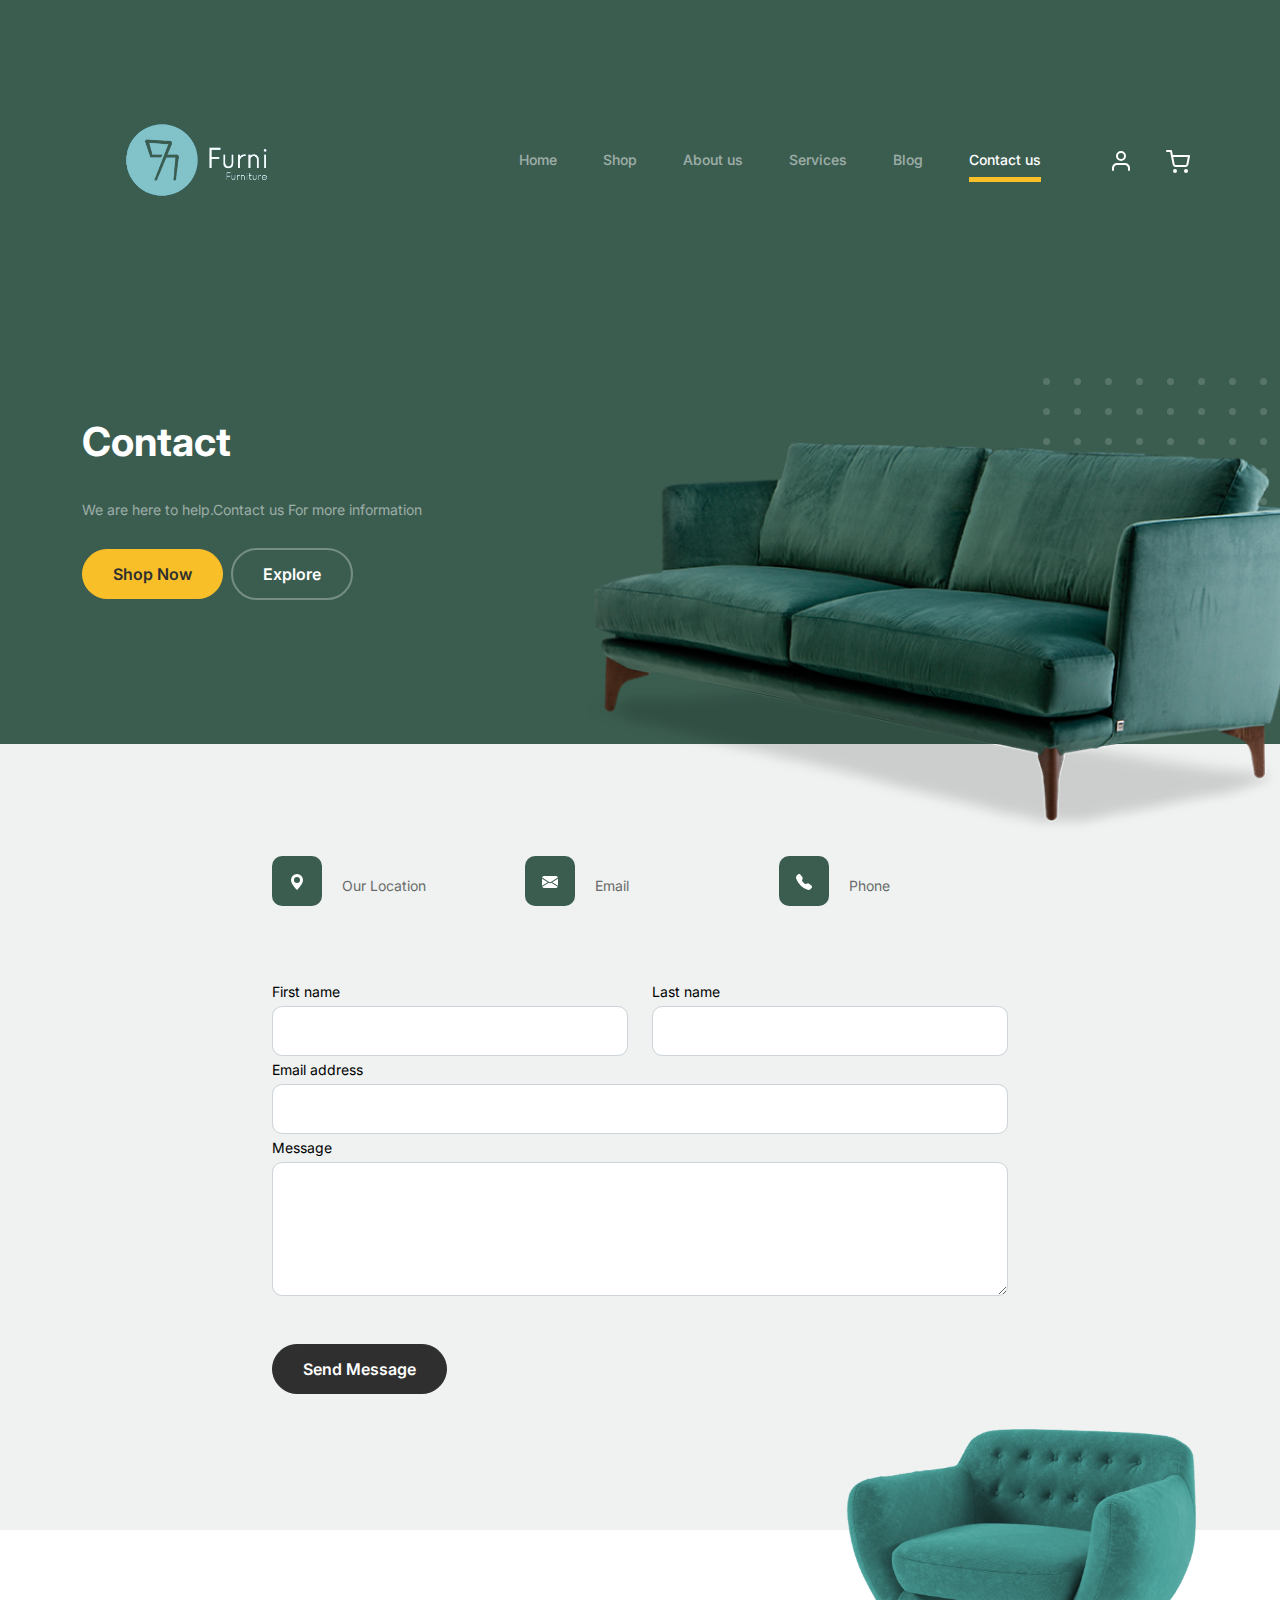
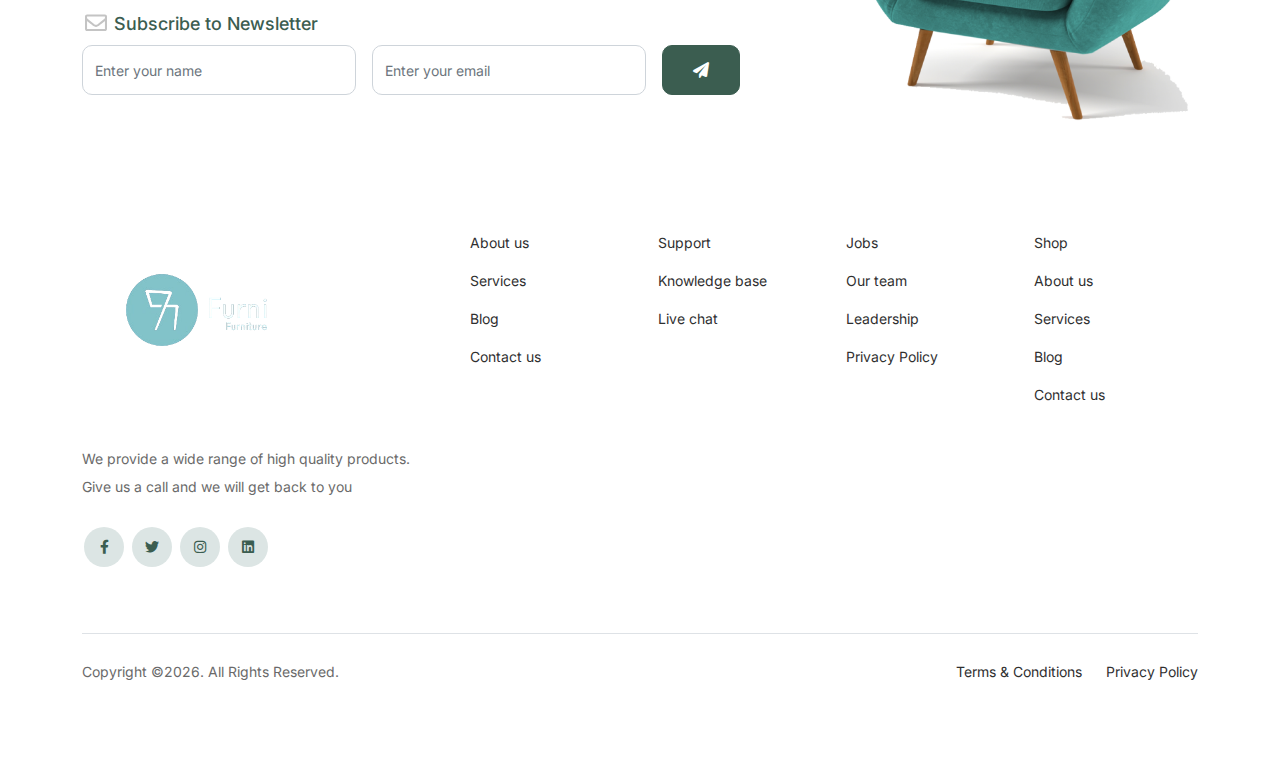
<file: contact.html>
<!-- /*
* Bootstrap 5
* Template Name: Furni
* Template Author: Untree.co
* Template URI: https://untree.co/
* License: https://creativecommons.org/licenses/by/3.0/
*/ -->
<!doctype html>
<html lang="en">
<head>
  <meta charset="utf-8">
  <meta name="viewport" content="width=device-width, initial-scale=1, shrink-to-fit=no">
  <meta name="author" content="Untree.co">
  <link rel="shortcut icon" href="favicon.png">

  <meta name="description" content="" />
  <meta name="keywords" content="bootstrap, bootstrap4" />

		<!-- Bootstrap CSS -->
		<link href="css/bootstrap.min.css" rel="stylesheet">
		<link href="https://cdnjs.cloudflare.com/ajax/libs/font-awesome/6.0.0-beta3/css/all.min.css" rel="stylesheet">
		<link href="css/tiny-slider.css" rel="stylesheet">
		<link href="css/style.css" rel="stylesheet">
		<title>Furni Ecommerce Website </title>
	</head>

	<body>

		<!-- Start Header/Navigation -->
		<nav class="custom-navbar navbar navbar navbar-expand-md navbar-dark bg-dark" arial-label="Furni navigation bar">

			<div class="container">
				<a class="navbar-brand" href="#">
					<img src="images/logo.png" alt="Logo" class="logo">
				</a>

				<button class="navbar-toggler" type="button" data-bs-toggle="collapse" data-bs-target="#navbarsFurni" aria-controls="navbarsFurni" aria-expanded="false" aria-label="Toggle navigation">
					<span class="navbar-toggler-icon"></span>
				</button>

				<div class="collapse navbar-collapse" id="navbarsFurni">
					<ul class="custom-navbar-nav navbar-nav ms-auto mb-2 mb-md-0">
						<li class="nav-item">
							<a class="nav-link" href="index.html">Home</a>
						</li>
						<li><a class="nav-link" href="shop.html">Shop</a></li>
						<li><a class="nav-link" href="about.html">About us</a></li>
						<li><a class="nav-link" href="services.html">Services</a></li>
						<li><a class="nav-link" href="blog.html">Blog</a></li>
						<li class="active"><a class="nav-link" href="contact.html">Contact us</a></li>
					</ul>

					<ul class="custom-navbar-cta navbar-nav mb-2 mb-md-0 ms-5">
						<li><a class="nav-link" href="#"><img src="images/user.svg"></a></li>
						<li><a class="nav-link" href="#"><img src="images/cart.svg"></a></li>
					</ul>
				</div>
			</div>
				
		</nav>
		<!-- End Header/Navigation -->

		<!-- Start Hero Section -->
			<div class="hero">
				<div class="container">
					<div class="row justify-content-between">
						<div class="col-lg-5">
							<div class="intro-excerpt">
								<h1>Contact</h1>
								<p class="mb-4">We are here to help.Contact us For more information</p>
								<p><a href="" class="btn btn-secondary me-2">Shop Now</a><a href="#" class="btn btn-white-outline">Explore</a></p>
							</div>
						</div>
						<div class="col-lg-7">
							<div class="hero-img-wrap">
								<img src="images/couch.png" class="img-fluid">
							</div>
						</div>
					</div>
				</div>
			</div>
		<!-- End Hero Section -->

		
		<!-- Start Contact Form -->
		<div class="untree_co-section">
      <div class="container">

        <div class="block">
          <div class="row justify-content-center">


            <div class="col-md-8 col-lg-8 pb-4">


              <div class="row mb-5">
                <div class="col-lg-4">
                  <div  class="service no-shadow align-items-center link horizontal d-flex active" data-aos="fade-left" data-aos-delay="0">
                    <div class="service-icon color-1 mb-4">
                      <svg xmlns="http://www.w3.org/2000/svg" width="16" height="16" fill="currentColor" class="bi bi-geo-alt-fill" viewBox="0 0 16 16">
                        <path d="M8 16s6-5.686 6-10A6 6 0 0 0 2 6c0 4.314 6 10 6 10zm0-7a3 3 0 1 1 0-6 3 3 0 0 1 0 6z"/>
                      </svg>
                    </div> <!-- /.icon -->
                    <div class="service-contents">
                      <p>Our Location</p>
                    </div> <!-- /.service-contents-->
                  </div> <!-- /.service -->
                </div>

                <div class="col-lg-4">
                  <div  class="service no-shadow align-items-center link horizontal d-flex active" data-aos="fade-left" data-aos-delay="0">
                    <div class="service-icon color-1 mb-4">
                      <svg xmlns="http://www.w3.org/2000/svg" width="16" height="16" fill="currentColor" class="bi bi-envelope-fill" viewBox="0 0 16 16">
                        <path d="M.05 3.555A2 2 0 0 1 2 2h12a2 2 0 0 1 1.95 1.555L8 8.414.05 3.555zM0 4.697v7.104l5.803-3.558L0 4.697zM6.761 8.83l-6.57 4.027A2 2 0 0 0 2 14h12a2 2 0 0 0 1.808-1.144l-6.57-4.027L8 9.586l-1.239-.757zm3.436-.586L16 11.801V4.697l-5.803 3.546z"/>
                      </svg>
                    </div> <!-- /.icon -->
                    <div class="service-contents">
                      <p>Email</p>
                    </div> <!-- /.service-contents-->
                  </div> <!-- /.service -->
                </div>

                <div class="col-lg-4">
                  <div  class="service no-shadow align-items-center link horizontal d-flex active" data-aos="fade-left" data-aos-delay="0">
                    <div class="service-icon color-1 mb-4">
                      <svg xmlns="http://www.w3.org/2000/svg" width="16" height="16" fill="currentColor" class="bi bi-telephone-fill" viewBox="0 0 16 16">
                        <path fill-rule="evenodd" d="M1.885.511a1.745 1.745 0 0 1 2.61.163L6.29 2.98c.329.423.445.974.315 1.494l-.547 2.19a.678.678 0 0 0 .178.643l2.457 2.457a.678.678 0 0 0 .644.178l2.189-.547a1.745 1.745 0 0 1 1.494.315l2.306 1.794c.829.645.905 1.87.163 2.611l-1.034 1.034c-.74.74-1.846 1.065-2.877.702a18.634 18.634 0 0 1-7.01-4.42 18.634 18.634 0 0 1-4.42-7.009c-.362-1.03-.037-2.137.703-2.877L1.885.511z"/>
                      </svg>
                    </div> <!-- /.icon -->
                    <div class="service-contents">
                      <p>Phone</p>
                    </div> <!-- /.service-contents-->
                  </div> <!-- /.service -->
                </div>
              </div>

              <form>
                <div class="row">
                  <div class="col-6">
                    <div class="form-group">
                      <label class="text-black" for="fname">First name</label>
                      <input type="text" class="form-control" id="fname">
                    </div>
                  </div>
                  <div class="col-6">
                    <div class="form-group">
                      <label class="text-black" for="lname">Last name</label>
                      <input type="text" class="form-control" id="lname">
                    </div>
                  </div>
                </div>
                <div class="form-group">
                  <label class="text-black" for="email">Email address</label>
                  <input type="email" class="form-control" id="email">
                </div>

                <div class="form-group mb-5">
                  <label class="text-black" for="message">Message</label>
                  <textarea name="" class="form-control" id="message" cols="30" rows="5"></textarea>
                </div>

                <button type="submit" class="btn btn-primary-hover-outline">Send Message</button>
              </form>

            </div>

          </div>

        </div>

      </div>


    </div>
  </div>

  <!-- End Contact Form -->

		

		
  <footer class="footer-section">
	<div class="container relative">

		<div class="sofa-img">
			<img src="images/sofa.png" alt="Image" class="img-fluid">
		</div>

		<div class="row">
			<div class="col-lg-8">
				<div class="subscription-form">
					<h3 class="d-flex align-items-center"><span class="me-1"><img src="images/envelope-outline.svg" alt="Image" class="img-fluid"></span><span>Subscribe to Newsletter</span></h3>

					<form action="#" class="row g-3">
						<div class="col-auto">
							<input type="text" class="form-control" placeholder="Enter your name">
						</div>
						<div class="col-auto">
							<input type="email" class="form-control" placeholder="Enter your email">
						</div>
						<div class="col-auto">
							<button class="btn btn-primary">
								<span class="fa fa-paper-plane"></span>
							</button>
						</div>
					</form>

				</div>
			</div>
		</div>

		<div class="row g-5 mb-5">
			<div class="col-lg-4">
				<a class="navbar-brand" href="#">
					<img src="images/logo.png" alt="Logo" class="logo">
				</a>	
				<p class="mb-4">We provide a wide range of high quality products. Give us a call and we will get back to you</p>

				<ul class="list-unstyled custom-social">
					<li><a href="#"><span class="fa fa-brands fa-facebook-f"></span></a></li>
					<li><a href="#"><span class="fa fa-brands fa-twitter"></span></a></li>
					<li><a href="#"><span class="fa fa-brands fa-instagram"></span></a></li>
					<li><a href="#"><span class="fa fa-brands fa-linkedin"></span></a></li>
				</ul>
			</div>

			<div class="col-lg-8">
				<div class="row links-wrap">
					<div class="col-6 col-sm-6 col-md-3">
						<ul class="list-unstyled">
							<li><a href="about.html">About us</a></li>
							<li><a href="services.html">Services</a></li>
							<li><a href="blog.html">Blog</a></li>
							<li><a href="contact.html">Contact us</a></li>
						</ul>
					</div>

					<div class="col-6 col-sm-6 col-md-3">
						<ul class="list-unstyled">
							<li><a href="#">Support</a></li>
							<li><a href="#">Knowledge base</a></li>
							<li><a href="#">Live chat</a></li>
						</ul>
					</div>

					<div class="col-6 col-sm-6 col-md-3">
						<ul class="list-unstyled">
							<li><a href="#">Jobs</a></li>
							<li><a href="#">Our team</a></li>
							<li><a href="#">Leadership</a></li>
							<li><a href="#">Privacy Policy</a></li>
						</ul>
					</div>

					<div class="col-6 col-sm-6 col-md-3">
						<ul class="list-unstyled">
							<li><a href="shop.html">Shop</a></li>
							<li><a href="about.html">About us</a></li>
							<li><a href="services.html">Services</a></li>
							<li><a href="blog.html">Blog</a></li>
							<li><a href="contact.html">Contact us</a></li>
						</ul>
					</div>
				</div>
			</div>

		</div>

		<div class="border-top copyright">
			<div class="row pt-4">
				<div class="col-lg-6">
					<p class="mb-2 text-center text-lg-start">Copyright &copy;<script>document.write(new Date().getFullYear());</script>. All Rights Reserved.
	</p>
				</div>

				<div class="col-lg-6 text-center text-lg-end">
					<ul class="list-unstyled d-inline-flex ms-auto">
						<li class="me-4"><a href="#">Terms &amp; Conditions</a></li>
						<li><a href="#">Privacy Policy</a></li>
					</ul>
				</div>

			</div>
		</div>

	</div>
</footer>
<!-- End Footer Section -->	


<script src="js/bootstrap.bundle.min.js"></script>
<script src="js/tiny-slider.js"></script>
<script src="js/custom.js"></script>
</body>

</html>
</file>
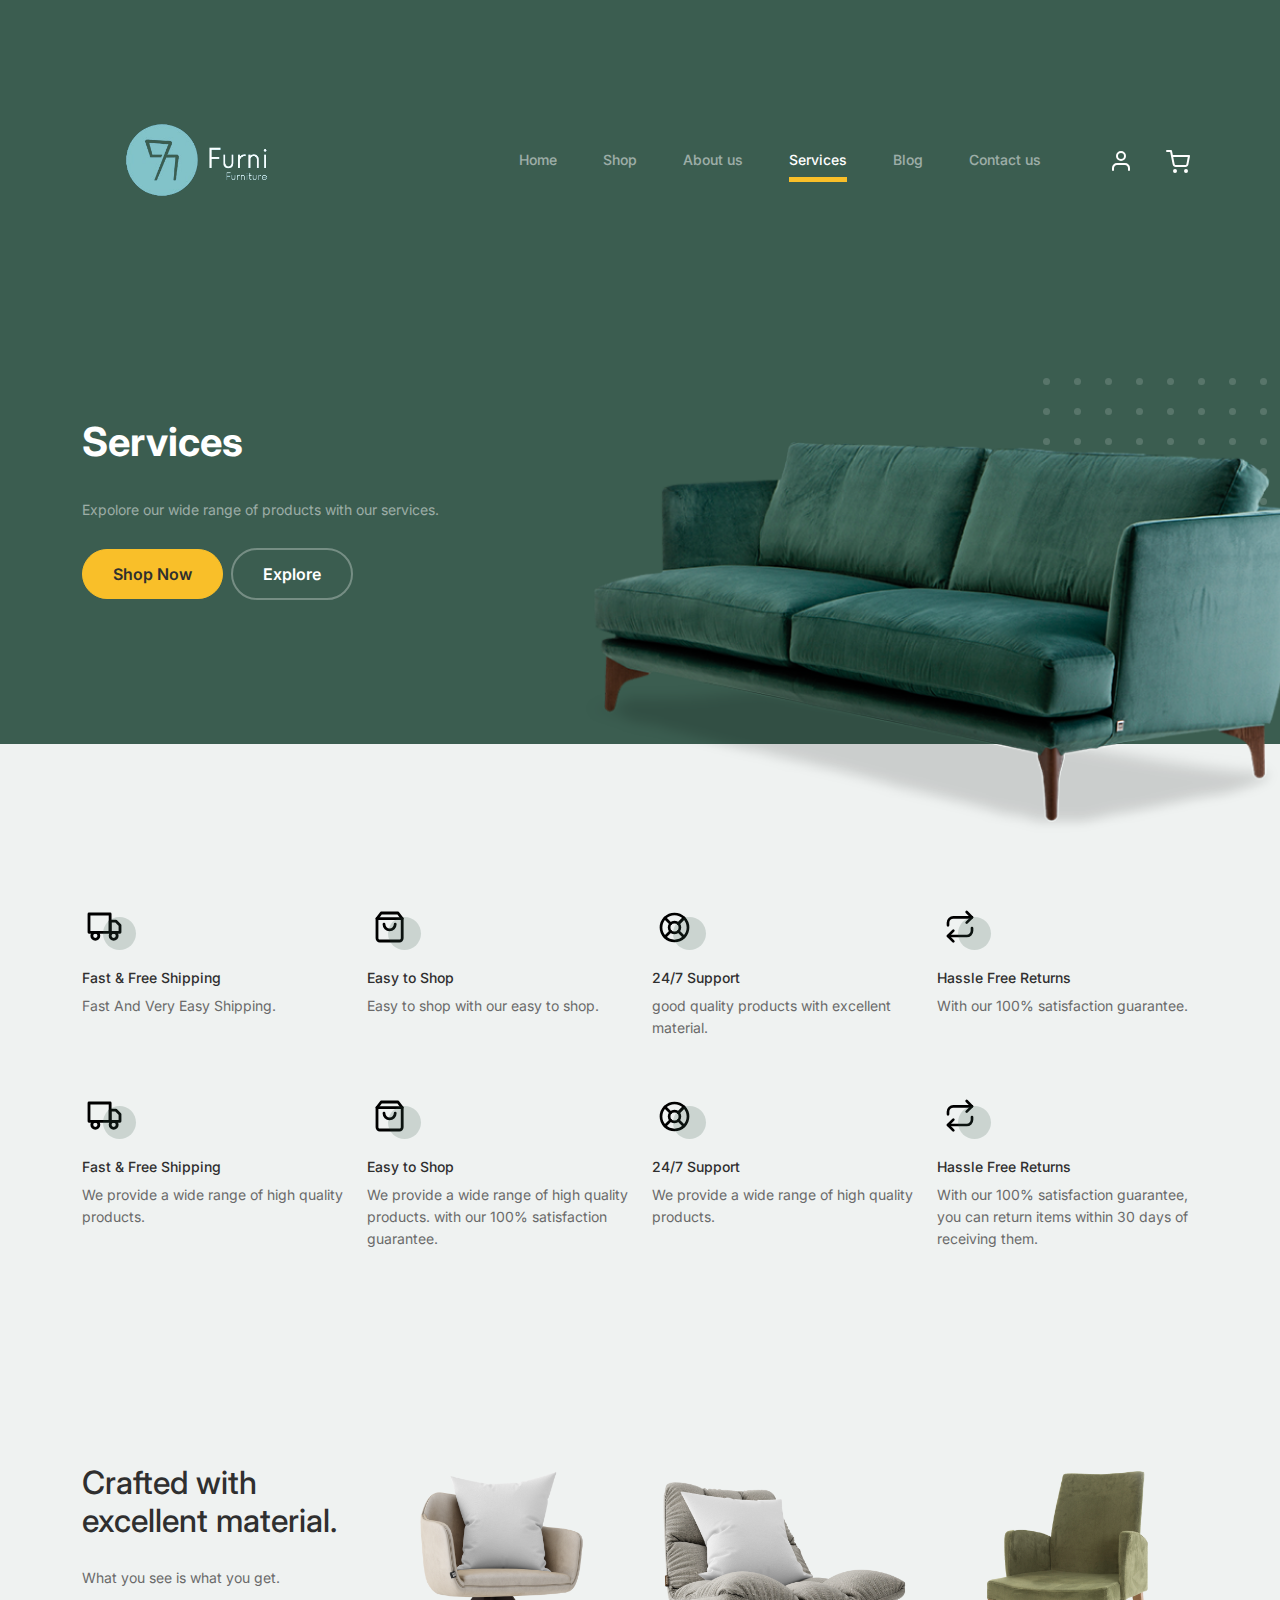
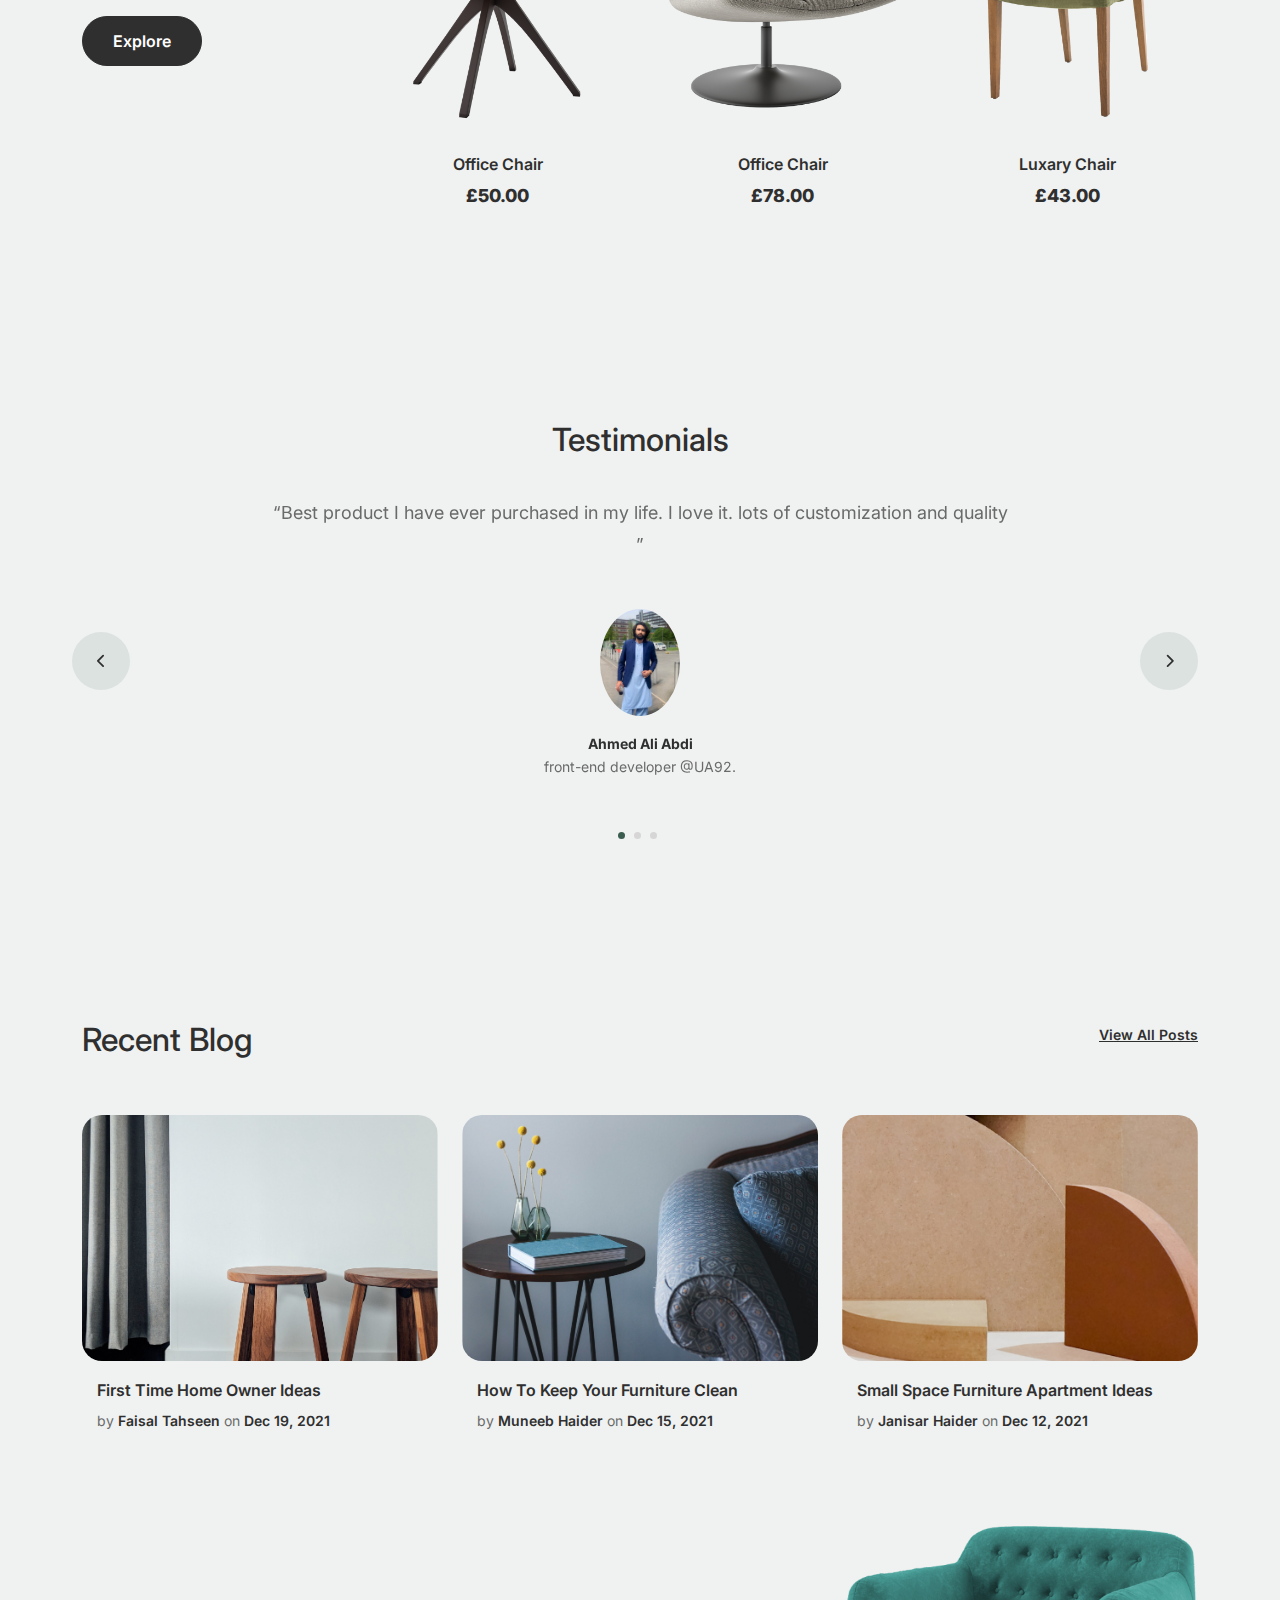
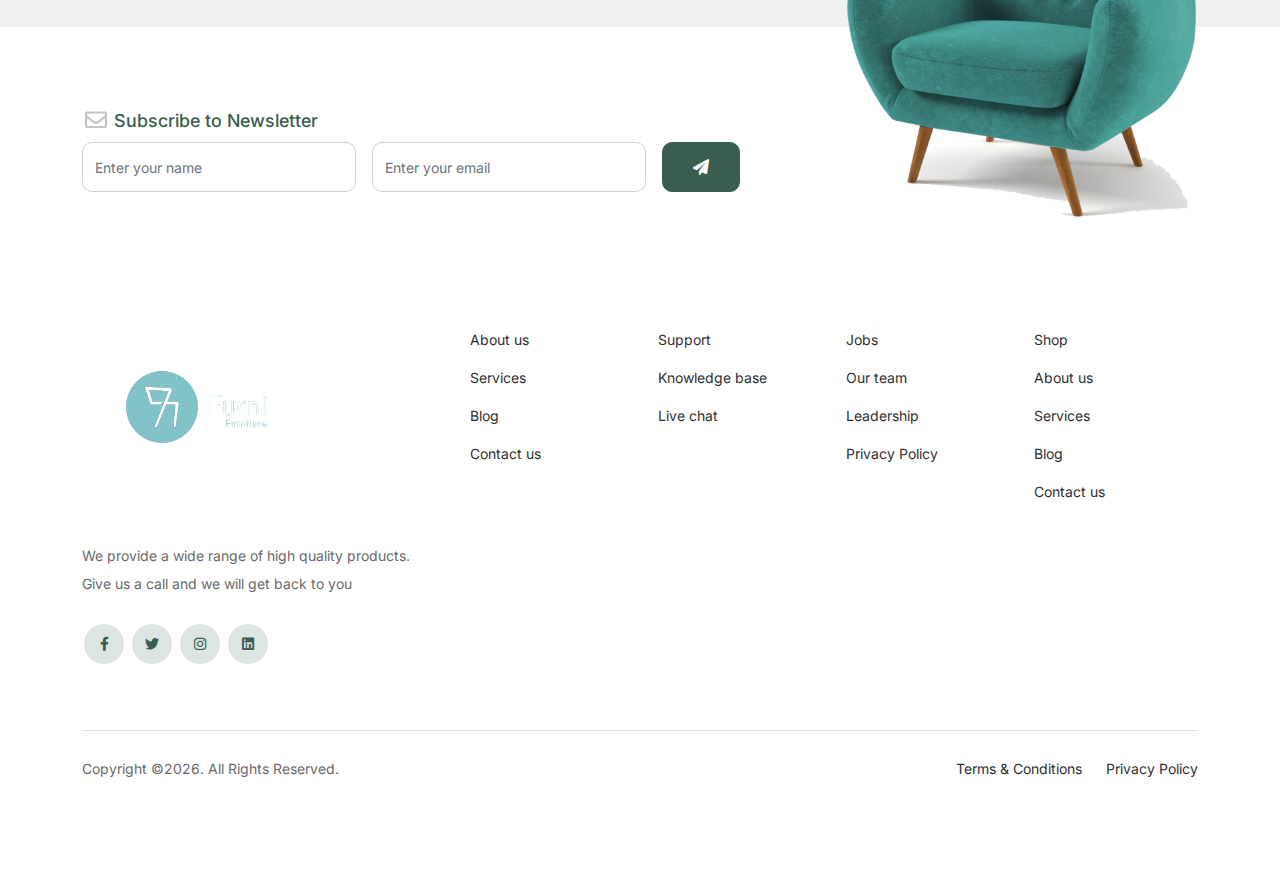
<file: services.html>
<!doctype html>
<html lang="en">
<head>
  <meta charset="utf-8">
  <meta name="viewport" content="width=device-width, initial-scale=1, shrink-to-fit=no">
  <meta name="author" content="Untree.co">
  <link rel="shortcut icon" href="favicon.png">

  <meta name="description" content="" />
  <meta name="keywords" content="bootstrap, bootstrap4" />

		<!-- Bootstrap CSS -->
		<link href="css/bootstrap.min.css" rel="stylesheet">
		<link href="https://cdnjs.cloudflare.com/ajax/libs/font-awesome/6.0.0-beta3/css/all.min.css" rel="stylesheet">
		<link href="css/tiny-slider.css" rel="stylesheet">
		<link href="css/style.css" rel="stylesheet">
		<title>Furni Ecommerce Website </title>
	</head>

	<body>

		<!-- Start Header/Navigation -->
		<nav class="custom-navbar navbar navbar navbar-expand-md navbar-dark bg-dark" arial-label="Furni navigation bar">

			<div class="container">
				<a class="navbar-brand" href="#">
					<img src="images/logo.png" alt="Logo" class="logo">
				</a>

				<button class="navbar-toggler" type="button" data-bs-toggle="collapse" data-bs-target="#navbarsFurni" aria-controls="navbarsFurni" aria-expanded="false" aria-label="Toggle navigation">
					<span class="navbar-toggler-icon"></span>
				</button>

				<div class="collapse navbar-collapse" id="navbarsFurni">
					<ul class="custom-navbar-nav navbar-nav ms-auto mb-2 mb-md-0">
						<li class="nav-item">
							<a class="nav-link" href="index.html">Home</a>
						</li>
						<li><a class="nav-link" href="shop.html">Shop</a></li>
						<li><a class="nav-link" href="about.html">About us</a></li>
						<li class="active"><a class="nav-link" href="services.html">Services</a></li>
						<li><a class="nav-link" href="blog.html">Blog</a></li>
						<li><a class="nav-link" href="contact.html">Contact us</a></li>
					</ul>

					<ul class="custom-navbar-cta navbar-nav mb-2 mb-md-0 ms-5">
						<li><a class="nav-link" href="#"><img src="images/user.svg"></a></li>
						<li><a class="nav-link" href="cart.html"><img src="images/cart.svg"></a></li>
					</ul>
				</div>
			</div>
				
		</nav>
		<!-- End Header/Navigation -->

		<!-- Start Hero Section -->
			<div class="hero">
				<div class="container">
					<div class="row justify-content-between">
						<div class="col-lg-5">
							<div class="intro-excerpt">
								<h1>Services</h1>
								<p class="mb-4">Expolore our wide range of products with our services.</p>
								<p><a href="" class="btn btn-secondary me-2">Shop Now</a><a href="#" class="btn btn-white-outline">Explore</a></p>
							</div>
						</div>
						<div class="col-lg-7">
							<div class="hero-img-wrap">
								<img src="images/couch.png" class="img-fluid">
							</div>
						</div>
					</div>
				</div>
			</div>
		<!-- End Hero Section -->

		

		<!-- Start Why Choose Us Section -->
		<div class="why-choose-section">
			<div class="container">
				
				
				<div class="row my-5">
					<div class="col-6 col-md-6 col-lg-3 mb-4">
						<div class="feature">
							<div class="icon">
								<img src="images/truck.svg" alt="Image" class="imf-fluid">
							</div>
							<h3>Fast &amp; Free Shipping</h3>
							<p> Fast And Very Easy Shipping.</p>
						</div>
					</div>

					<div class="col-6 col-md-6 col-lg-3 mb-4">
						<div class="feature">
							<div class="icon">
								<img src="images/bag.svg" alt="Image" class="imf-fluid">
							</div>
							<h3>Easy to Shop</h3>
							<p>Easy to shop with our easy to shop.</p>
						</div>
					</div>

					<div class="col-6 col-md-6 col-lg-3 mb-4">
						<div class="feature">
							<div class="icon">
								<img src="images/support.svg" alt="Image" class="imf-fluid">
							</div>
							<h3>24/7 Support</h3>
							<p>good quality products with excellent material.</p>
						</div>
					</div>

					<div class="col-6 col-md-6 col-lg-3 mb-4">
						<div class="feature">
							<div class="icon">
								<img src="images/return.svg" alt="Image" class="imf-fluid">
							</div>
							<h3>Hassle Free Returns</h3>
							<p>With our 100% satisfaction guarantee.</p>
						</div>
					</div>

					<div class="col-6 col-md-6 col-lg-3 mb-4">
						<div class="feature">
							<div class="icon">
								<img src="images/truck.svg" alt="Image" class="imf-fluid">
							</div>
							<h3>Fast &amp; Free Shipping</h3>
							<p>We provide a wide range of high quality products.</p>
						</div>
					</div>

					<div class="col-6 col-md-6 col-lg-3 mb-4">
						<div class="feature">
							<div class="icon">
								<img src="images/bag.svg" alt="Image" class="imf-fluid">
							</div>
							<h3>Easy to Shop</h3>
							<p>We provide a wide range of high quality products. with our 100% satisfaction guarantee.</p>
						</div>
					</div>

					<div class="col-6 col-md-6 col-lg-3 mb-4">
						<div class="feature">
							<div class="icon">
								<img src="images/support.svg" alt="Image" class="imf-fluid">
							</div>
							<h3>24/7 Support</h3>
							<p>We provide a wide range of high quality products.</p>
						</div>
					</div>

					<div class="col-6 col-md-6 col-lg-3 mb-4">
						<div class="feature">
							<div class="icon">
								<img src="images/return.svg" alt="Image" class="imf-fluid">
							</div>
							<h3>Hassle Free Returns</h3>
							<p>With our 100% satisfaction guarantee, you can return items within 30 days of receiving them.</p>
						</div>
					</div>

				</div>
			
			</div>
		</div>
		<!-- End Why Choose Us Section -->

		<!-- Start Product Section -->
		<div class="product-section pt-0">
			<div class="container">
				<div class="row">

					<!-- Start Column 1 -->
					<div class="col-md-12 col-lg-3 mb-5 mb-lg-0">
						<h2 class="mb-4 section-title">Crafted with excellent material.</h2>
						<p class="mb-4">What you see is what you get. </p>
						<p><a href="#" class="btn">Explore</a></p>
					</div> 
					<!-- End Column 1 -->

					<!-- Start Column 2 -->
					<div class="col-12 col-md-4 col-lg-3 mb-5 mb-md-0">
						<a class="product-item" href="#">
							<img src="images/product-1.png" class="img-fluid product-thumbnail">
							<h3 class="product-title">Office Chair</h3>
							<strong class="product-price">£50.00</strong>

							<span class="icon-cross">
								<img src="images/cross.svg" class="img-fluid">
							</span>
						</a>
					</div> 
					<!-- End Column 2 -->

					<!-- Start Column 3 -->
					<div class="col-12 col-md-4 col-lg-3 mb-5 mb-md-0">
						<a class="product-item" href="#">
							<img src="images/product-2.png" class="img-fluid product-thumbnail">
							<h3 class="product-title">Office Chair</h3>
							<strong class="product-price">£78.00</strong>

							<span class="icon-cross">
								<img src="images/cross.svg" class="img-fluid">
							</span>
						</a>
					</div>
					<!-- End Column 3 -->

					<!-- Start Column 4 -->
					<div class="col-12 col-md-4 col-lg-3 mb-5 mb-md-0">
						<a class="product-item" href="#">
							<img src="images/product-3.png" class="img-fluid product-thumbnail">
							<h3 class="product-title">Luxary Chair</h3>
							<strong class="product-price">£43.00</strong>

							<span class="icon-cross">
								<img src="images/cross.svg" class="img-fluid">
							</span>
						</a>
					</div>
					<!-- End Column 4 -->

				</div>
			</div>
		</div>
		<!-- End Product Section -->

		
		<div class="testimonial-section">
			<div class="container">
				<div class="row">
					<div class="col-lg-7 mx-auto text-center">
						<h2 class="section-title">Testimonials</h2>
					</div>
				</div>

				<div class="row justify-content-center">
					<div class="col-lg-12">
						<div class="testimonial-slider-wrap text-center">

							<div id="testimonial-nav">
								<span class="prev" data-controls="prev"><span class="fa fa-chevron-left"></span></span>
								<span class="next" data-controls="next"><span class="fa fa-chevron-right"></span></span>
							</div>

							<div class="testimonial-slider">
								
								<div class="item">
									<div class="row justify-content-center">
										<div class="col-lg-8 mx-auto">

											<div class="testimonial-block text-center">
												<blockquote class="mb-5">
													<p>&ldquo;Best product I have ever purchased in my life. I love it. lots of customization and quality &rdquo;</p>
												</blockquote>

												<div class="author-info">
													<div class="author-pic">
														<img src="images/person1.jpeg" alt="Ahmed Ali Abdi" class="img-fluid">
													</div>
													<h3 class="font-weight-bold">Ahmed Ali Abdi</h3>
													<span class="position d-block mb-3">front-end developer @UA92.</span>
												</div>
											</div>

										</div>
									</div>
								</div> 
								<!-- END item -->

								<div class="item">
									<div class="row justify-content-center">
										<div class="col-lg-8 mx-auto">

											<div class="testimonial-block text-center">
												<blockquote class="mb-5">
													<p>&ldquo;Best product I have ever purchased in my life. I love it. lots of customization and quality &rdquo;</p>
												</blockquote>

												<div class="author-info">
													<div class="author-pic">
														<img src="images/person1.jpeg" alt="Ahmed Ali Abdi" class="img-fluid">
													</div>
													<h3 class="font-weight-bold">Ahmed Ali Abdi</h3>
													<span class="position d-block mb-3">front-end developer @UA92.</span>
												</div>
											</div>
										</div>
									</div>
								</div> 
								<!-- END item -->

								<div class="item">
									<div class="row justify-content-center">
										<div class="col-lg-8 mx-auto">

											<div class="testimonial-block text-center">
												<blockquote class="mb-5">
													<p>&ldquo;Best product I have ever purchased in my life. I love it. lots of customization and quality &rdquo;</p>
												</blockquote>

												<div class="author-info">
													<div class="author-pic">
														<img src="images/person1.jpeg" alt="Ahmed Ali Abdi" class="img-fluid">
													</div>
													<h3 class="font-weight-bold">Ahmed Ali Abdi</h3>
													<span class="position d-block mb-3">front-end developer @UA92.</span>
												</div>
											</div>

										</div>
									</div>
								</div> 
								<!-- END item -->

							</div>

						</div>
					</div>
				</div>
			</div>
		</div>
		<!-- End Testimonial Slider -->

		<!-- Start Blog Section -->
		<div class="blog-section">
			<div class="container">
				<div class="row mb-5">
					<div class="col-md-6">
						<h2 class="section-title">Recent Blog</h2>
					</div>
					<div class="col-md-6 text-start text-md-end">
						<a href="#" class="more">View All Posts</a>
					</div>
				</div>

				<div class="row">

					<div class="col-12 col-sm-6 col-md-4 mb-4 mb-md-0">
						<div class="post-entry">
							<a href="#" class="post-thumbnail"><img src="images/post-1.jpg" alt="Image" class="img-fluid"></a>
							<div class="post-content-entry">
								<h3><a href="#">First Time Home Owner Ideas</a></h3>
								<div class="meta">
									<span>by <a href="#">Faisal Tahseen</a></span> <span>on <a href="#">Dec 19, 2021</a></span>
								</div>
							</div>
						</div>
					</div>

					<div class="col-12 col-sm-6 col-md-4 mb-4 mb-md-0">
						<div class="post-entry">
							<a href="#" class="post-thumbnail"><img src="images/post-2.jpg" alt="Image" class="img-fluid"></a>
							<div class="post-content-entry">
								<h3><a href="#">How To Keep Your Furniture Clean</a></h3>
								<div class="meta">
									<span>by <a href="#">Muneeb Haider</a></span> <span>on <a href="#">Dec 15, 2021</a></span>
								</div>
							</div>
						</div>
					</div>

					<div class="col-12 col-sm-6 col-md-4 mb-4 mb-md-0">
						<div class="post-entry">
							<a href="#" class="post-thumbnail"><img src="images/post-3.jpg" alt="Image" class="img-fluid"></a>
							<div class="post-content-entry">
								<h3><a href="#">Small Space Furniture Apartment Ideas</a></h3>
								<div class="meta">
									<span>by <a href="#">Janisar Haider </a></span> <span>on <a href="#">Dec 12, 2021</a></span>
								</div>
							</div>
						</div>
					</div>

				</div>
			</div>
		</div>
		<!-- End Blog Section -->	

		<!-- Start Footer Section -->
		<footer class="footer-section">
			<div class="container relative">

				<div class="sofa-img">
					<img src="images/sofa.png" alt="Image" class="img-fluid">
				</div>

				<div class="row">
					<div class="col-lg-8">
						<div class="subscription-form">
							<h3 class="d-flex align-items-center"><span class="me-1"><img src="images/envelope-outline.svg" alt="Image" class="img-fluid"></span><span>Subscribe to Newsletter</span></h3>

							<form action="#" class="row g-3">
								<div class="col-auto">
									<input type="text" class="form-control" placeholder="Enter your name">
								</div>
								<div class="col-auto">
									<input type="email" class="form-control" placeholder="Enter your email">
								</div>
								<div class="col-auto">
									<button class="btn btn-primary">
										<span class="fa fa-paper-plane"></span>
									</button>
								</div>
							</form>

						</div>
					</div>
				</div>

				<div class="row g-5 mb-5">
					<div class="col-lg-4">
						<a class="navbar-brand" href="#">
							<img src="images/logo.png" alt="Logo" class="logo">
						</a>	
						<p class="mb-4">We provide a wide range of high quality products. Give us a call and we will get back to you</p>

						<ul class="list-unstyled custom-social">
							<li><a href="#"><span class="fa fa-brands fa-facebook-f"></span></a></li>
							<li><a href="#"><span class="fa fa-brands fa-twitter"></span></a></li>
							<li><a href="#"><span class="fa fa-brands fa-instagram"></span></a></li>
							<li><a href="#"><span class="fa fa-brands fa-linkedin"></span></a></li>
						</ul>
					</div>

					<div class="col-lg-8">
						<div class="row links-wrap">
							<div class="col-6 col-sm-6 col-md-3">
								<ul class="list-unstyled">
									<li><a href="about.html">About us</a></li>
									<li><a href="services.html">Services</a></li>
									<li><a href="blog.html">Blog</a></li>
									<li><a href="contact.html">Contact us</a></li>
								</ul>
							</div>

							<div class="col-6 col-sm-6 col-md-3">
								<ul class="list-unstyled">
									<li><a href="#">Support</a></li>
									<li><a href="#">Knowledge base</a></li>
									<li><a href="#">Live chat</a></li>
								</ul>
							</div>

							<div class="col-6 col-sm-6 col-md-3">
								<ul class="list-unstyled">
									<li><a href="#">Jobs</a></li>
									<li><a href="#">Our team</a></li>
									<li><a href="#">Leadership</a></li>
									<li><a href="#">Privacy Policy</a></li>
								</ul>
							</div>

							<div class="col-6 col-sm-6 col-md-3">
								<ul class="list-unstyled">
									<li><a href="shop.html">Shop</a></li>
						            <li><a href="about.html">About us</a></li>
						            <li><a href="services.html">Services</a></li>
						            <li><a href="blog.html">Blog</a></li>
						            <li><a href="contact.html">Contact us</a></li>
								</ul>
							</div>
						</div>
					</div>

				</div>

				<div class="border-top copyright">
					<div class="row pt-4">
						<div class="col-lg-6">
							<p class="mb-2 text-center text-lg-start">Copyright &copy;<script>document.write(new Date().getFullYear());</script>. All Rights Reserved.
            </p>
						</div>

						<div class="col-lg-6 text-center text-lg-end">
							<ul class="list-unstyled d-inline-flex ms-auto">
								<li class="me-4"><a href="#">Terms &amp; Conditions</a></li>
								<li><a href="#">Privacy Policy</a></li>
							</ul>
						</div>

					</div>
				</div>

			</div>
		</footer>
		<!-- End Footer Section -->	


		<script src="js/bootstrap.bundle.min.js"></script>
		<script src="js/tiny-slider.js"></script>
		<script src="js/custom.js"></script>
	</body>

</html>
</file>
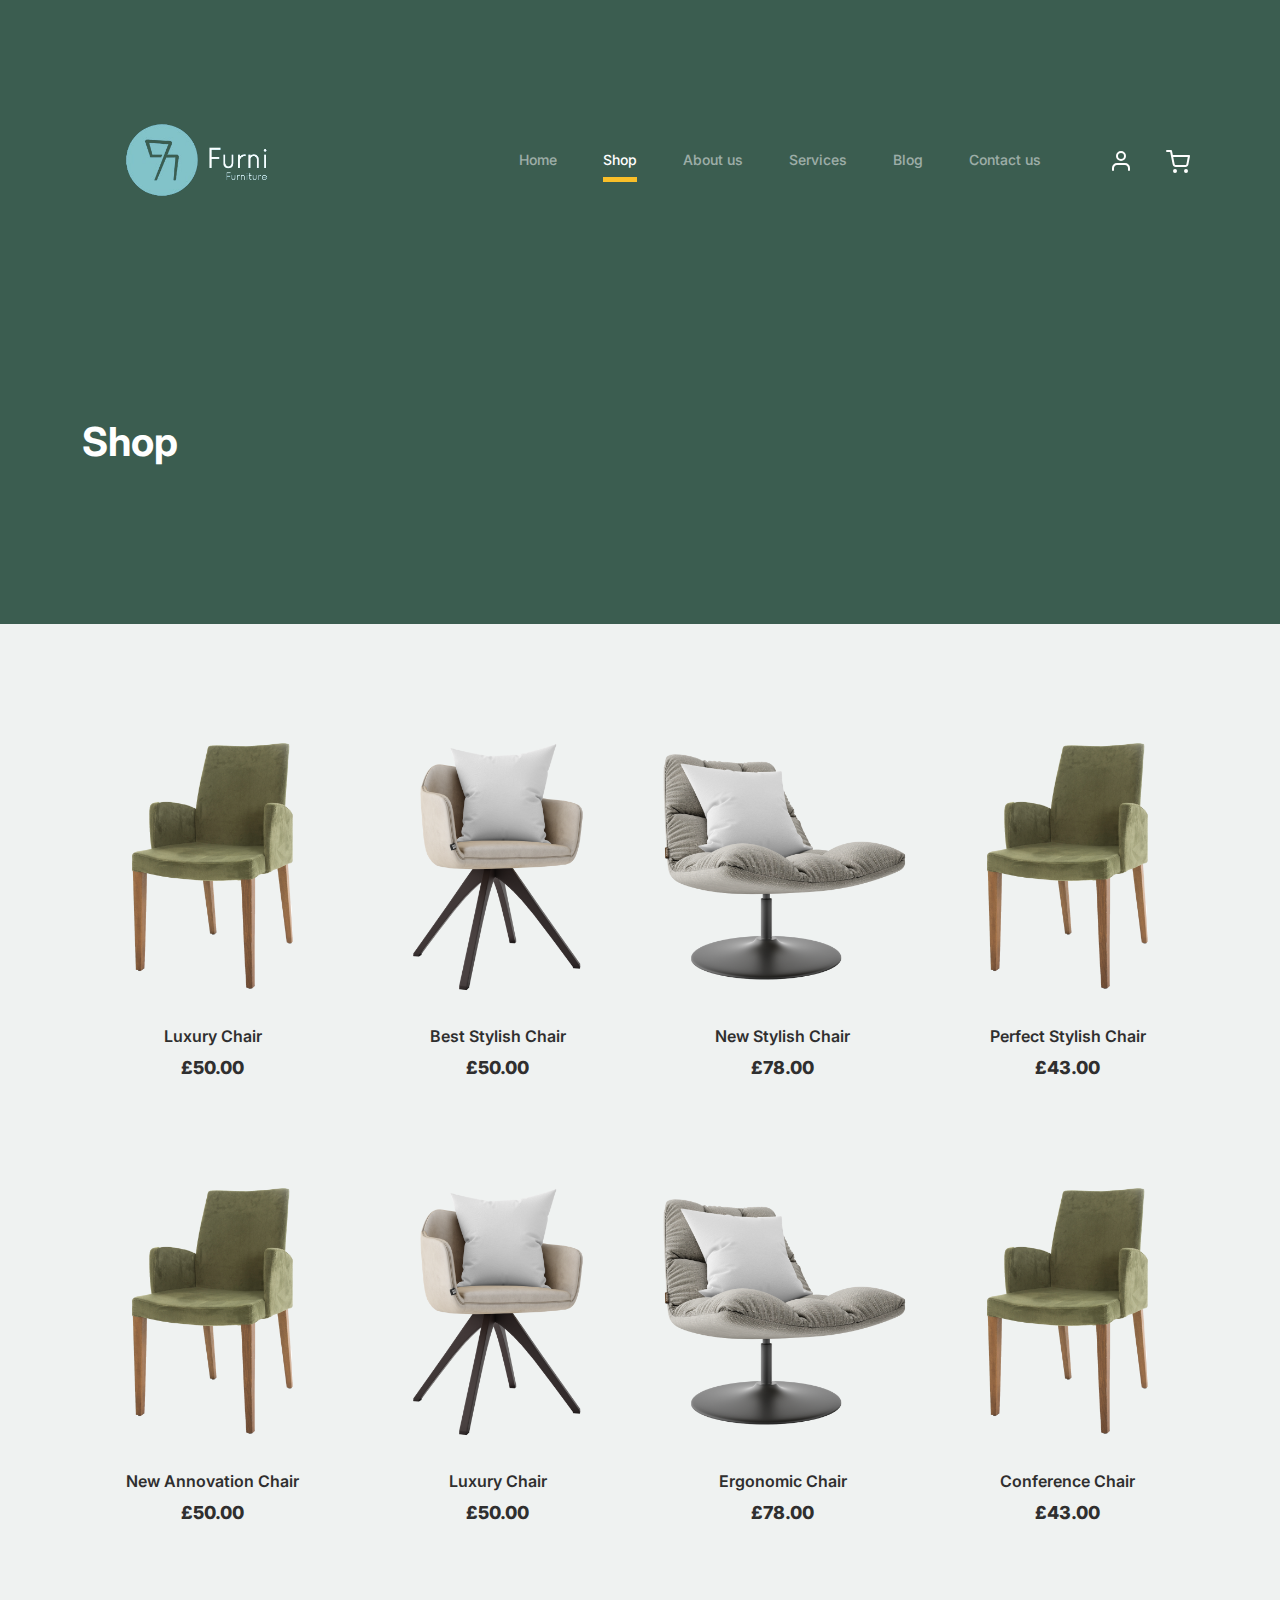
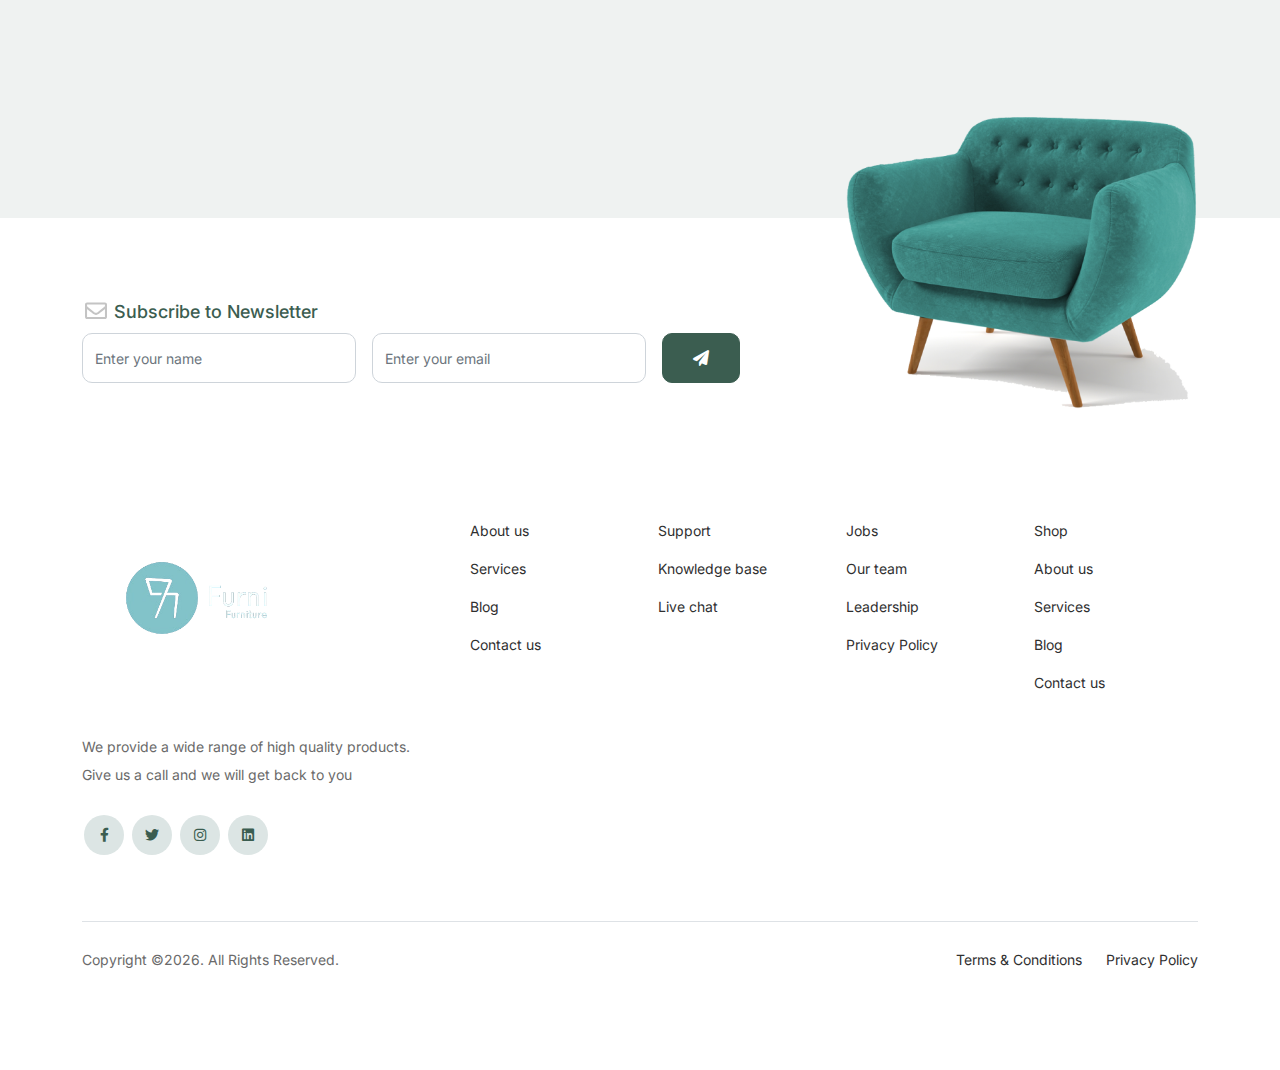
<file: shop.html>
<!doctype html>
<html lang="en">
<head>
  <meta charset="utf-8">
  <meta name="viewport" content="width=device-width, initial-scale=1, shrink-to-fit=no">
  <meta name="author" content="Untree.co">
  <link rel="shortcut icon" href="favicon.png">

  <meta name="description" content="" />
  <meta name="keywords" content="bootstrap, bootstrap4" />

		<!-- Bootstrap CSS -->
		<link href="css/bootstrap.min.css" rel="stylesheet">
		<link href="https://cdnjs.cloudflare.com/ajax/libs/font-awesome/6.0.0-beta3/css/all.min.css" rel="stylesheet">
		<link href="css/tiny-slider.css" rel="stylesheet">
		<link href="css/style.css" rel="stylesheet">
		<title>Furni Ecommerce Website </title>
	</head>

	<body>

		<!-- Start Header/Navigation -->
		<nav class="custom-navbar navbar navbar navbar-expand-md navbar-dark bg-dark" arial-label="Furni navigation bar">

			<div class="container">
				<a class="navbar-brand" href="#">
					<img src="images/logo.png" alt="Logo" class="logo">
				</a>

				<button class="navbar-toggler" type="button" data-bs-toggle="collapse" data-bs-target="#navbarsFurni" aria-controls="navbarsFurni" aria-expanded="false" aria-label="Toggle navigation">
					<span class="navbar-toggler-icon"></span>
				</button>

				<div class="collapse navbar-collapse" id="navbarsFurni">
					<ul class="custom-navbar-nav navbar-nav ms-auto mb-2 mb-md-0">
						<li class="nav-item ">
							<a class="nav-link" href="index.html">Home</a>
						</li>
						<li class="active"><a class="nav-link" href="shop.html">Shop</a></li>
						<li><a class="nav-link" href="about.html">About us</a></li>
						<li><a class="nav-link" href="services.html">Services</a></li>
						<li><a class="nav-link" href="blog.html">Blog</a></li>
						<li><a class="nav-link" href="contact.html">Contact us</a></li>
					</ul>

					<ul class="custom-navbar-cta navbar-nav mb-2 mb-md-0 ms-5">
						<li><a class="nav-link" href="#"><img src="images/user.svg"></a></li>
						<li><a class="nav-link" href="cart.html"><img src="images/cart.svg"></a></li>
					</ul>
				</div>
			</div>
				
		</nav>
		<!-- End Header/Navigation -->

		<!-- Start Hero Section -->
			<div class="hero">
				<div class="container">
					<div class="row justify-content-between">
						<div class="col-lg-5">
							<div class="intro-excerpt">
								<h1>Shop</h1>
							</div>
						</div>
						<div class="col-lg-7">
							
						</div>
					</div>
				</div>
			</div>
		<!-- End Hero Section -->

		

		<div class="untree_co-section product-section before-footer-section">
		    <div class="container">
		      	<div class="row">

		      		<!-- Start Column 1 -->
					<div class="col-12 col-md-4 col-lg-3 mb-5">
						<a class="product-item" href="#">
							<img src="images/product-3.png" class="img-fluid product-thumbnail">
							<h3 class="product-title">Luxury Chair</h3>
							<strong class="product-price">£50.00</strong>

							<span class="icon-cross">
								<img src="images/cross.svg" class="img-fluid">
							</span>
						</a>
					</div> 
					<!-- End Column 1 -->
						
					<!-- Start Column 2 -->
					<div class="col-12 col-md-4 col-lg-3 mb-5">
						<a class="product-item" href="#">
							<img src="images/product-1.png" class="img-fluid product-thumbnail">
							<h3 class="product-title">Best Stylish Chair</h3>
							<strong class="product-price">£50.00</strong>

							<span class="icon-cross">
								<img src="images/cross.svg" class="img-fluid">
							</span>
						</a>
					</div> 
					<!-- End Column 2 -->

					<!-- Start Column 3 -->
					<div class="col-12 col-md-4 col-lg-3 mb-5">
						<a class="product-item" href="#">
							<img src="images/product-2.png" class="img-fluid product-thumbnail">
							<h3 class="product-title">New Stylish Chair</h3>
							<strong class="product-price">£78.00</strong>

							<span class="icon-cross">
								<img src="images/cross.svg" class="img-fluid">
							</span>
						</a>
					</div>
					<!-- End Column 3 -->

					<!-- Start Column 4 -->
					<div class="col-12 col-md-4 col-lg-3 mb-5">
						<a class="product-item" href="#">
							<img src="images/product-3.png" class="img-fluid product-thumbnail">
							<h3 class="product-title">Perfect Stylish Chair</h3>
							<strong class="product-price">£43.00</strong>

							<span class="icon-cross">
								<img src="images/cross.svg" class="img-fluid">
							</span>
						</a>
					</div>
					<!-- End Column 4 -->


					<!-- Start Column 1 -->
					<div class="col-12 col-md-4 col-lg-3 mb-5">
						<a class="product-item" href="#">
							<img src="images/product-3.png" class="img-fluid product-thumbnail">
							<h3 class="product-title">New Annovation Chair</h3>
							<strong class="product-price">£50.00</strong>

							<span class="icon-cross">
								<img src="images/cross.svg" class="img-fluid">
							</span>
						</a>
					</div> 
					<!-- End Column 1 -->
						
					<!-- Start Column 2 -->
					<div class="col-12 col-md-4 col-lg-3 mb-5">
						<a class="product-item" href="#">
							<img src="images/product-1.png" class="img-fluid product-thumbnail">
							<h3 class="product-title">Luxury Chair</h3>
							<strong class="product-price">£50.00</strong>

							<span class="icon-cross">
								<img src="images/cross.svg" class="img-fluid">
							</span>
						</a>
					</div> 
					<!-- End Column 2 -->

					<!-- Start Column 3 -->
					<div class="col-12 col-md-4 col-lg-3 mb-5">
						<a class="product-item" href="#">
							<img src="images/product-2.png" class="img-fluid product-thumbnail">
							<h3 class="product-title">Ergonomic Chair</h3>
							<strong class="product-price">£78.00</strong>

							<span class="icon-cross">
								<img src="images/cross.svg" class="img-fluid">
							</span>
						</a>
					</div>
					<!-- End Column 3 -->

					<!-- Start Column 4 -->
					<div class="col-12 col-md-4 col-lg-3 mb-5">
						<a class="product-item" href="#">
							<img src="images/product-3.png" class="img-fluid product-thumbnail">
							<h3 class="product-title">Conference Chair</h3>
							<strong class="product-price">£43.00</strong>

							<span class="icon-cross">
								<img src="images/cross.svg" class="img-fluid">
							</span>
						</a>
					</div>
					<!-- End Column 4 -->

		      	</div>
		    </div>
		</div>


		<!-- Start Footer Section -->
		<footer class="footer-section">
			<div class="container relative">

				<div class="sofa-img">
					<img src="images/sofa.png" alt="Image" class="img-fluid">
				</div>

				<div class="row">
					<div class="col-lg-8">
						<div class="subscription-form">
							<h3 class="d-flex align-items-center"><span class="me-1"><img src="images/envelope-outline.svg" alt="Image" class="img-fluid"></span><span>Subscribe to Newsletter</span></h3>

							<form action="#" class="row g-3">
								<div class="col-auto">
									<input type="text" class="form-control" placeholder="Enter your name">
								</div>
								<div class="col-auto">
									<input type="email" class="form-control" placeholder="Enter your email">
								</div>
								<div class="col-auto">
									<button class="btn btn-primary">
										<span class="fa fa-paper-plane"></span>
									</button>
								</div>
							</form>

						</div>
					</div>
				</div>

				<div class="row g-5 mb-5">
					<div class="col-lg-4">
						<a class="navbar-brand" href="#">
							<img src="images/logo.png" alt="Logo" class="logo">
						</a>	
						<p class="mb-4">We provide a wide range of high quality products. Give us a call and we will get back to you</p>

						<ul class="list-unstyled custom-social">
							<li><a href="#"><span class="fa fa-brands fa-facebook-f"></span></a></li>
							<li><a href="#"><span class="fa fa-brands fa-twitter"></span></a></li>
							<li><a href="#"><span class="fa fa-brands fa-instagram"></span></a></li>
							<li><a href="#"><span class="fa fa-brands fa-linkedin"></span></a></li>
						</ul>
					</div>

					<div class="col-lg-8">
						<div class="row links-wrap">
							<div class="col-6 col-sm-6 col-md-3">
								<ul class="list-unstyled">
									<li><a href="about.html">About us</a></li>
									<li><a href="services.html">Services</a></li>
									<li><a href="blog.html">Blog</a></li>
									<li><a href="contact.html">Contact us</a></li>
								</ul>
							</div>

							<div class="col-6 col-sm-6 col-md-3">
								<ul class="list-unstyled">
									<li><a href="#">Support</a></li>
									<li><a href="#">Knowledge base</a></li>
									<li><a href="#">Live chat</a></li>
								</ul>
							</div>

							<div class="col-6 col-sm-6 col-md-3">
								<ul class="list-unstyled">
									<li><a href="#">Jobs</a></li>
									<li><a href="#">Our team</a></li>
									<li><a href="#">Leadership</a></li>
									<li><a href="#">Privacy Policy</a></li>
								</ul>
							</div>

							<div class="col-6 col-sm-6 col-md-3">
								<ul class="list-unstyled">
									<li><a href="shop.html">Shop</a></li>
						            <li><a href="about.html">About us</a></li>
						            <li><a href="services.html">Services</a></li>
						            <li><a href="blog.html">Blog</a></li>
						            <li><a href="contact.html">Contact us</a></li>
								</ul>
							</div>
						</div>
					</div>

				</div>

				<div class="border-top copyright">
					<div class="row pt-4">
						<div class="col-lg-6">
							<p class="mb-2 text-center text-lg-start">Copyright &copy;<script>document.write(new Date().getFullYear());</script>. All Rights Reserved.
            </p>
						</div>

						<div class="col-lg-6 text-center text-lg-end">
							<ul class="list-unstyled d-inline-flex ms-auto">
								<li class="me-4"><a href="#">Terms &amp; Conditions</a></li>
								<li><a href="#">Privacy Policy</a></li>
							</ul>
						</div>

					</div>
				</div>

			</div>
		</footer>
		<!-- End Footer Section -->	


		<script src="js/bootstrap.bundle.min.js"></script>
		<script src="js/tiny-slider.js"></script>
		<script src="js/custom.js"></script>
	</body>

</html>
</file>
<file: css/tiny-slider.css>
.tns-outer{padding:0 !important}.tns-outer [hidden]{display:none !important}.tns-outer [aria-controls],.tns-outer [data-action]{cursor:pointer}.tns-slider{-webkit-transition:all 0s;-moz-transition:all 0s;transition:all 0s}.tns-slider>.tns-item{-webkit-box-sizing:border-box;-moz-box-sizing:border-box;box-sizing:border-box}.tns-horizontal.tns-subpixel{white-space:nowrap}.tns-horizontal.tns-subpixel>.tns-item{display:inline-block;vertical-align:top;white-space:normal}.tns-horizontal.tns-no-subpixel:after{content:'';display:table;clear:both}.tns-horizontal.tns-no-subpixel>.tns-item{float:left}.tns-horizontal.tns-carousel.tns-no-subpixel>.tns-item{margin-right:-100%}.tns-no-calc{position:relative;left:0}.tns-gallery{position:relative;left:0;min-height:1px}.tns-gallery>.tns-item{position:absolute;left:-100%;-webkit-transition:transform 0s, opacity 0s;-moz-transition:transform 0s, opacity 0s;transition:transform 0s, opacity 0s}.tns-gallery>.tns-slide-active{position:relative;left:auto !important}.tns-gallery>.tns-moving{-webkit-transition:all 0.25s;-moz-transition:all 0.25s;transition:all 0.25s}.tns-autowidth{display:inline-block}.tns-lazy-img{-webkit-transition:opacity 0.6s;-moz-transition:opacity 0.6s;transition:opacity 0.6s;opacity:0.6}.tns-lazy-img.tns-complete{opacity:1}.tns-ah{-webkit-transition:height 0s;-moz-transition:height 0s;transition:height 0s}.tns-ovh{overflow:hidden}.tns-visually-hidden{position:absolute;left:-10000em}.tns-transparent{opacity:0;visibility:hidden}.tns-fadeIn{opacity:1;filter:alpha(opacity=100);z-index:0}.tns-normal,.tns-fadeOut{opacity:0;filter:alpha(opacity=0);z-index:-1}.tns-vpfix{white-space:nowrap}.tns-vpfix>div,.tns-vpfix>li{display:inline-block}.tns-t-subp2{margin:0 auto;width:310px;position:relative;height:10px;overflow:hidden}.tns-t-ct{width:2333.3333333%;width:-webkit-calc(100% * 70 / 3);width:-moz-calc(100% * 70 / 3);width:calc(100% * 70 / 3);position:absolute;right:0}.tns-t-ct:after{content:'';display:table;clear:both}.tns-t-ct>div{width:1.4285714%;width:-webkit-calc(100% / 70);width:-moz-calc(100% / 70);width:calc(100% / 70);height:10px;float:left}

/*# sourceMappingURL=sourcemaps/tiny-slider.css.map */
</file>
<file: css/style.css>
/*
* Template Name: UntreeStore
* Template Author: Untree.co
* Author URI: https://untree.co/
* License: https://creativecommons.org/licenses/by/3.0/
*/
@import url("https://fonts.googleapis.com/css2?family=Inter:wght@400;500;600;700;800&display=swap");
body {
  overflow-x: hidden;
  position: relative; }

body {
  font-family: "Inter", sans-serif;
  font-weight: 400;
  line-height: 28px;
  color: #6a6a6a;
  font-size: 14px;
  background-color: #eff2f1; }

a {
  text-decoration: none;
  -webkit-transition: .3s all ease;
  -o-transition: .3s all ease;
  transition: .3s all ease;
  color: #2f2f2f;
  text-decoration: underline; }
  a:hover {
    color: #2f2f2f;
    text-decoration: none; }
  a.more {
    font-weight: 600; }

.custom-navbar {
  background: #3b5d50 !important;
  padding-top: 20px;
  padding-bottom: 20px; }
  .custom-navbar .navbar-brand {
    font-size: 32px;
    font-weight: 600; }
    .custom-navbar .navbar-brand > span {
      opacity: .4; }
  .custom-navbar .navbar-toggler {
    border-color: transparent; }
    .custom-navbar .navbar-toggler:active, .custom-navbar .navbar-toggler:focus {
      -webkit-box-shadow: none;
      box-shadow: none;
      outline: none; }
  @media (min-width: 992px) {
    .custom-navbar .custom-navbar-nav li {
      margin-left: 15px;
      margin-right: 15px; } }
  .custom-navbar .custom-navbar-nav li a {
    font-weight: 500;
    color: #ffffff !important;
    opacity: .5;
    -webkit-transition: .3s all ease;
    -o-transition: .3s all ease;
    transition: .3s all ease;
    position: relative; }
    @media (min-width: 768px) {
      .custom-navbar .custom-navbar-nav li a:before {
        content: "";
        position: absolute;
        bottom: 0;
        left: 8px;
        right: 8px;
        background: #f9bf29;
        height: 5px;
        opacity: 1;
        visibility: visible;
        width: 0;
        -webkit-transition: .15s all ease-out;
        -o-transition: .15s all ease-out;
        transition: .15s all ease-out; } }
    .custom-navbar .custom-navbar-nav li a:hover {
      opacity: 1; }
      .custom-navbar .custom-navbar-nav li a:hover:before {
        width: calc(100% - 16px); }
  .custom-navbar .custom-navbar-nav li.active a {
    opacity: 1; }
    .custom-navbar .custom-navbar-nav li.active a:before {
      width: calc(100% - 16px); }
  .custom-navbar .custom-navbar-cta {
    margin-left: 0 !important;
    -webkit-box-orient: horizontal;
    -webkit-box-direction: normal;
    -ms-flex-direction: row;
    flex-direction: row; }
    @media (min-width: 768px) {
      .custom-navbar .custom-navbar-cta {
        margin-left: 40px !important; } }
    .custom-navbar .custom-navbar-cta li {
      margin-left: 0px;
      margin-right: 0px; }
      .custom-navbar .custom-navbar-cta li:first-child {
        margin-right: 20px; }
        .logo {
          height: 270px; /* Adjust the size as needed */
          transition: transform 0.3s ease-in-out;
          margin-left: 0px;
        }
        
        .navbar-brand:hover .logo {
          transform: scale(1.1); /* Simple animation on hover */
        }

.hero {
  background: #3b5d50;
  padding: calc(4rem - 30px) 0 0rem 0; }
  @media (min-width: 768px) {
    .hero {
      padding: calc(4rem - 30px) 0 4rem 0; } }
  @media (min-width: 992px) {
    .hero {
      padding: calc(8rem - 30px) 0 8rem 0; } }
  .hero .intro-excerpt {
    position: relative;
    z-index: 4; }
    @media (min-width: 992px) {
      .hero .intro-excerpt {
        max-width: 450px; } }
  .hero h1 {
    font-weight: 700;
    color: #ffffff;
    margin-bottom: 30px; }
    @media (min-width: 1400px) {
      .hero h1 {
        font-size: 54px; } }
  .hero p {
    color: rgba(255, 255, 255, 0.5);
    margin-botom: 30px; }
  .hero .hero-img-wrap {
    position: relative; }
    .hero .hero-img-wrap img {
      position: relative;
      top: 0px;
      right: 0px;
      z-index: 2;
      max-width: 780px;
      left: -20px; }
      @media (min-width: 768px) {
        .hero .hero-img-wrap img {
          right: 0px;
          left: -100px; } }
      @media (min-width: 992px) {
        .hero .hero-img-wrap img {
          left: 0px;
          top: -80px;
          position: absolute;
          right: -50px; } }
      @media (min-width: 1200px) {
        .hero .hero-img-wrap img {
          left: 0px;
          top: -80px;
          right: -100px; } }
    .hero .hero-img-wrap:after {
      content: "";
      position: absolute;
      width: 255px;
      height: 217px;
      background-image: url("../images/dots-light.svg");
      background-size: contain;
      background-repeat: no-repeat;
      right: -100px;
      top: -0px; }
      @media (min-width: 1200px) {
        .hero .hero-img-wrap:after {
          top: -40px; } }

.btn {
  font-weight: 600;
  padding: 12px 30px;
  border-radius: 30px;
  color: #ffffff;
  background: #2f2f2f;
  border-color: #2f2f2f; }
  .btn:hover {
    color: #ffffff;
    background: #222222;
    border-color: #222222; }
  .btn:active, .btn:focus {
    outline: none !important;
    -webkit-box-shadow: none;
    box-shadow: none; }
  .btn.btn-primary {
    background: #3b5d50;
    border-color: #3b5d50; }
    .btn.btn-primary:hover {
      background: #314d43;
      border-color: #314d43; }
  .btn.btn-secondary {
    color: #2f2f2f;
    background: #f9bf29;
    border-color: #f9bf29; }
    .btn.btn-secondary:hover {
      background: #f8b810;
      border-color: #f8b810; }
  .btn.btn-white-outline {
    background: transparent;
    border-width: 2px;
    border-color: rgba(255, 255, 255, 0.3); }
    .btn.btn-white-outline:hover {
      border-color: white;
      color: #ffffff; }

.section-title {
  color: #2f2f2f; }

.product-section {
  padding: 7rem 0; }
  .product-section .product-item {
    text-align: center;
    text-decoration: none;
    display: block;
    position: relative;
    padding-bottom: 50px;
    cursor: pointer; }
    .product-section .product-item .product-thumbnail {
      margin-bottom: 30px;
      position: relative;
      top: 0;
      -webkit-transition: .3s all ease;
      -o-transition: .3s all ease;
      transition: .3s all ease; }
    .product-section .product-item h3 {
      font-weight: 600;
      font-size: 16px; }
    .product-section .product-item strong {
      font-weight: 800 !important;
      font-size: 18px !important; }
    .product-section .product-item h3, .product-section .product-item strong {
      color: #2f2f2f;
      text-decoration: none; }
    .product-section .product-item .icon-cross {
      position: absolute;
      width: 35px;
      height: 35px;
      display: inline-block;
      background: #2f2f2f;
      bottom: 15px;
      left: 50%;
      -webkit-transform: translateX(-50%);
      -ms-transform: translateX(-50%);
      transform: translateX(-50%);
      margin-bottom: -17.5px;
      border-radius: 50%;
      opacity: 0;
      visibility: hidden;
      -webkit-transition: .3s all ease;
      -o-transition: .3s all ease;
      transition: .3s all ease; }
      .product-section .product-item .icon-cross img {
        position: absolute;
        left: 50%;
        top: 50%;
        -webkit-transform: translate(-50%, -50%);
        -ms-transform: translate(-50%, -50%);
        transform: translate(-50%, -50%); }
    .product-section .product-item:before {
      bottom: 0;
      left: 0;
      right: 0;
      position: absolute;
      content: "";
      background: #dce5e4;
      height: 0%;
      z-index: -1;
      border-radius: 10px;
      -webkit-transition: .3s all ease;
      -o-transition: .3s all ease;
      transition: .3s all ease; }
    .product-section .product-item:hover .product-thumbnail {
      top: -25px; }
    .product-section .product-item:hover .icon-cross {
      bottom: 0;
      opacity: 1;
      visibility: visible; }
    .product-section .product-item:hover:before {
      height: 70%; }

.why-choose-section {
  padding: 7rem 0; }
  .why-choose-section .img-wrap {
    position: relative; }
    .why-choose-section .img-wrap:before {
      position: absolute;
      content: "";
      width: 255px;
      height: 217px;
      background-image: url("../images/dots-yellow.svg");
      background-repeat: no-repeat;
      background-size: contain;
      -webkit-transform: translate(-40%, -40%);
      -ms-transform: translate(-40%, -40%);
      transform: translate(-40%, -40%);
      z-index: -1; }
    .why-choose-section .img-wrap img {
      border-radius: 20px; }

.feature {
  margin-bottom: 30px; }
  .feature .icon {
    display: inline-block;
    position: relative;
    margin-bottom: 20px; }
    .feature .icon:before {
      content: "";
      width: 33px;
      height: 33px;
      position: absolute;
      background: rgba(59, 93, 80, 0.2);
      border-radius: 50%;
      right: -8px;
      bottom: 0; }
  .feature h3 {
    font-size: 14px;
    color: #2f2f2f; }
  .feature p {
    font-size: 14px;
    line-height: 22px;
    color: #6a6a6a; }

.we-help-section {
  padding: 7rem 0; }
  .we-help-section .imgs-grid {
    display: -ms-grid;
    display: grid;
    -ms-grid-columns: (1fr)[27];
    grid-template-columns: repeat(27, 1fr);
    position: relative; 
  }
    .we-help-section .imgs-grid:before {
      position: absolute;
      content: "";
      width: 255px;
      height: 217px;
      background-image: url("../images/dots-green.svg");
      background-size: contain;
      background-repeat: no-repeat;
      -webkit-transform: translate(-40%, -40%);
      -ms-transform: translate(-40%, -40%);
      transform: translate(-40%, -40%);
      z-index: -1; }
    .we-help-section .imgs-grid .grid {
      position: relative; }
      .we-help-section .imgs-grid .grid img {
        border-radius: 20px;
        max-width: 100%; }
      .we-help-section .imgs-grid .grid.grid-1 {
        -ms-grid-column: 1;
        -ms-grid-column-span: 18;
        grid-column: 1 / span 18;
        -ms-grid-row: 1;
        -ms-grid-row-span: 27;
        grid-row: 1 / span 27; }
      .we-help-section .imgs-grid .grid.grid-2 {
        -ms-grid-column: 19;
        -ms-grid-column-span: 27;
        grid-column: 19 / span 27;
        -ms-grid-row: 1;
        -ms-grid-row-span: 5;
        grid-row: 1 / span 5;
        padding-left: 20px; }
      .we-help-section .imgs-grid .grid.grid-3 {
        -ms-grid-column: 14;
        -ms-grid-column-span: 16;
        grid-column: 14 / span 16;
        -ms-grid-row: 6;
        -ms-grid-row-span: 27;
        grid-row: 6 / span 27;
        padding-top: 20px; }

.custom-list {
  width: 100%; }
  .custom-list li {
    display: inline-block;
    width: calc(50% - 20px);
    margin-bottom: 12px;
    line-height: 1.5;
    position: relative;
    padding-left: 20px; }
    .custom-list li:before {
      content: "";
      width: 8px;
      height: 8px;
      border-radius: 50%;
      border: 2px solid #3b5d50;
      position: absolute;
      left: 0;
      top: 8px; }

.popular-product {
  padding: 0 0 7rem 0; }
  .popular-product .product-item-sm h3 {
    font-size: 14px;
    font-weight: 700;
    color: #2f2f2f; }
  .popular-product .product-item-sm a {
    text-decoration: none;
    color: #2f2f2f;
    -webkit-transition: .3s all ease;
    -o-transition: .3s all ease;
    transition: .3s all ease; }
    .popular-product .product-item-sm a:hover {
      color: rgba(47, 47, 47, 0.5); }
  .popular-product .product-item-sm p {
    line-height: 1.4;
    margin-bottom: 10px;
    font-size: 14px; }
  .popular-product .product-item-sm .thumbnail {
    margin-right: 10px;
    -webkit-box-flex: 0;
    -ms-flex: 0 0 120px;
    flex: 0 0 120px;
    position: relative; }
    .popular-product .product-item-sm .thumbnail:before {
      content: "";
      position: absolute;
      border-radius: 20px;
      background: #dce5e4;
      width: 98px;
      height: 98px;
      top: 50%;
      left: 50%;
      -webkit-transform: translate(-50%, -50%);
      -ms-transform: translate(-50%, -50%);
      transform: translate(-50%, -50%);
      z-index: -1; }

.testimonial-section {
  padding: 3rem 0 7rem 0; }

.testimonial-slider-wrap {
  position: relative; }
  .testimonial-slider-wrap .tns-inner {
    padding-top: 30px; }
  .testimonial-slider-wrap .item .testimonial-block blockquote {
    font-size: 16px; }
    @media (min-width: 768px) {
      .testimonial-slider-wrap .item .testimonial-block blockquote {
        line-height: 32px;
        font-size: 18px; } }
  .testimonial-slider-wrap .item .testimonial-block .author-info .author-pic {
    margin-bottom: 20px; }
    .testimonial-slider-wrap .item .testimonial-block .author-info .author-pic img {
      max-width: 80px;
      border-radius: 50%; }
  .testimonial-slider-wrap .item .testimonial-block .author-info h3 {
    font-size: 14px;
    font-weight: 700;
    color: #2f2f2f;
    margin-bottom: 0; }
  .testimonial-slider-wrap #testimonial-nav {
    position: absolute;
    top: 50%;
    z-index: 99;
    width: 100%;
    display: none; }
    @media (min-width: 768px) {
      .testimonial-slider-wrap #testimonial-nav {
        display: block; } }
    .testimonial-slider-wrap #testimonial-nav > span {
      cursor: pointer;
      position: absolute;
      width: 58px;
      height: 58px;
      line-height: 58px;
      border-radius: 50%;
      background: rgba(59, 93, 80, 0.1);
      color: #2f2f2f;
      -webkit-transition: .3s all ease;
      -o-transition: .3s all ease;
      transition: .3s all ease; }
      .testimonial-slider-wrap #testimonial-nav > span:hover {
        background: #3b5d50;
        color: #ffffff; }
    .testimonial-slider-wrap #testimonial-nav .prev {
      left: -10px; }
    .testimonial-slider-wrap #testimonial-nav .next {
      right: 0; }
  .testimonial-slider-wrap .tns-nav {
    position: absolute;
    bottom: -50px;
    left: 50%;
    -webkit-transform: translateX(-50%);
    -ms-transform: translateX(-50%);
    transform: translateX(-50%); }
    .testimonial-slider-wrap .tns-nav button {
      background: none;
      border: none;
      display: inline-block;
      position: relative;
      width: 0 !important;
      height: 7px !important;
      margin: 2px; }
      .testimonial-slider-wrap .tns-nav button:active, .testimonial-slider-wrap .tns-nav button:focus, .testimonial-slider-wrap .tns-nav button:hover {
        outline: none;
        -webkit-box-shadow: none;
        box-shadow: none;
        background: none; }
      .testimonial-slider-wrap .tns-nav button:before {
        display: block;
        width: 7px;
        height: 7px;
        left: 0;
        top: 0;
        position: absolute;
        content: "";
        border-radius: 50%;
        -webkit-transition: .3s all ease;
        -o-transition: .3s all ease;
        transition: .3s all ease;
        background-color: #d6d6d6; }
      .testimonial-slider-wrap .tns-nav button:hover:before, .testimonial-slider-wrap .tns-nav button.tns-nav-active:before {
        background-color: #3b5d50; }

.before-footer-section {
  padding: 7rem 0 12rem 0 !important; }

.blog-section {
  padding: 7rem 0 12rem 0; }
  .blog-section .post-entry a {
    text-decoration: none; }
  .blog-section .post-entry .post-thumbnail {
    display: block;
    margin-bottom: 20px; }
    .blog-section .post-entry .post-thumbnail img {
      border-radius: 20px;
      -webkit-transition: .3s all ease;
      -o-transition: .3s all ease;
      transition: .3s all ease; }
  .blog-section .post-entry .post-content-entry {
    padding-left: 15px;
    padding-right: 15px; }
    .blog-section .post-entry .post-content-entry h3 {
      font-size: 16px;
      margin-bottom: 0;
      font-weight: 600;
      margin-bottom: 7px; }
    .blog-section .post-entry .post-content-entry .meta {
      font-size: 14px; }
      .blog-section .post-entry .post-content-entry .meta a {
        font-weight: 600; }
  .blog-section .post-entry:hover .post-thumbnail img, .blog-section .post-entry:focus .post-thumbnail img {
    opacity: .7; }

.footer-section {
  padding: 80px 0;
  background: #ffffff; }
  .footer-section .relative {
    position: relative; }
  .footer-section a {
    text-decoration: none;
    color: #2f2f2f;
    -webkit-transition: .3s all ease;
    -o-transition: .3s all ease;
    transition: .3s all ease; }
    .footer-section a:hover {
      color: rgba(47, 47, 47, 0.5); }
  .footer-section .subscription-form {
    margin-bottom: 40px;
    position: relative;
    z-index: 2;
    margin-top: 100px; }
    @media (min-width: 992px) {
      .footer-section .subscription-form {
        margin-top: 0px;
        margin-bottom: 80px; } }
    .footer-section .subscription-form h3 {
      font-size: 18px;
      font-weight: 500;
      color: #3b5d50; }
    .footer-section .subscription-form .form-control {
      height: 50px;
      border-radius: 10px;
      font-family: "Inter", sans-serif; }
      .footer-section .subscription-form .form-control:active, .footer-section .subscription-form .form-control:focus {
        outline: none;
        -webkit-box-shadow: none;
        box-shadow: none;
        border-color: #3b5d50;
        -webkit-box-shadow: 0 1px 4px 0 rgba(0, 0, 0, 0.2);
        box-shadow: 0 1px 4px 0 rgba(0, 0, 0, 0.2); }
      .footer-section .subscription-form .form-control::-webkit-input-placeholder {
        font-size: 14px; }
      .footer-section .subscription-form .form-control::-moz-placeholder {
        font-size: 14px; }
      .footer-section .subscription-form .form-control:-ms-input-placeholder {
        font-size: 14px; }
      .footer-section .subscription-form .form-control:-moz-placeholder {
        font-size: 14px; }
    .footer-section .subscription-form .btn {
      border-radius: 10px !important; }
  .footer-section .sofa-img {
    position: absolute;
    top: -200px;
    z-index: 1;
    right: 0; }
    .footer-section .sofa-img img {
      max-width: 380px; }
  .footer-section .links-wrap {
    margin-top: 0px; }
    @media (min-width: 992px) {
      .footer-section .links-wrap {
        margin-top: 54px; } }
    .footer-section .links-wrap ul li {
      margin-bottom: 10px; }
  .footer-section .footer-logo-wrap .footer-logo {
    font-size: 32px;
    font-weight: 500;
    text-decoration: none;
    color: #3b5d50; }
  .footer-section .custom-social li {
    margin: 2px;
    display: inline-block; }
    .footer-section .custom-social li a {
      width: 40px;
      height: 40px;
      text-align: center;
      line-height: 40px;
      display: inline-block;
      background: #dce5e4;
      color: #3b5d50;
      border-radius: 50%; }
      .footer-section .custom-social li a:hover {
        background: #3b5d50;
        color: #ffffff; }
  .footer-section .border-top {
    border-color: #dce5e4; }
    .footer-section .border-top.copyright {
      font-size: 14px !important; }

.untree_co-section {
  padding: 7rem 0; }

.form-control {
  height: 50px;
  border-radius: 10px;
  font-family: "Inter", sans-serif; }
  .form-control:active, .form-control:focus {
    outline: none;
    -webkit-box-shadow: none;
    box-shadow: none;
    border-color: #3b5d50;
    -webkit-box-shadow: 0 1px 4px 0 rgba(0, 0, 0, 0.2);
    box-shadow: 0 1px 4px 0 rgba(0, 0, 0, 0.2); }
  .form-control::-webkit-input-placeholder {
    font-size: 14px; }
  .form-control::-moz-placeholder {
    font-size: 14px; }
  .form-control:-ms-input-placeholder {
    font-size: 14px; }
  .form-control:-moz-placeholder {
    font-size: 14px; }

.service {
  line-height: 1.5; }
  .service .service-icon {
    border-radius: 10px;
    -webkit-box-flex: 0;
    -ms-flex: 0 0 50px;
    flex: 0 0 50px;
    height: 50px;
    line-height: 50px;
    text-align: center;
    background: #3b5d50;
    margin-right: 20px;
    color: #ffffff; }

textarea {
  height: auto !important; }

.site-blocks-table {
  overflow: auto; }
  .site-blocks-table .product-thumbnail {
    width: 200px; }
  .site-blocks-table .btn {
    padding: 2px 10px; }
  .site-blocks-table thead th {
    padding: 30px;
    text-align: center;
    border-width: 0px !important;
    vertical-align: middle;
    color: rgba(0, 0, 0, 0.8);
    font-size: 18px; }
  .site-blocks-table td {
    padding: 20px;
    text-align: center;
    vertical-align: middle;
    color: rgba(0, 0, 0, 0.8); }
  .site-blocks-table tbody tr:first-child td {
    border-top: 1px solid #3b5d50 !important; }
  .site-blocks-table .btn {
    background: none !important;
    color: #000000;
    border: none;
    height: auto !important; }

.site-block-order-table th {
  border-top: none !important;
  border-bottom-width: 1px !important; }

.site-block-order-table td, .site-block-order-table th {
  color: #000000; }

.couponcode-wrap input {
  border-radius: 10px !important; }

.text-primary {
  color: #3b5d50 !important; }

.thankyou-icon {
  position: relative;
  color: #3b5d50; }
  .thankyou-icon:before {
    position: absolute;
    content: "";
    width: 50px;
    height: 50px;
    border-radius: 50%;
    background: rgba(59, 93, 80, 0.2); }
</file>
